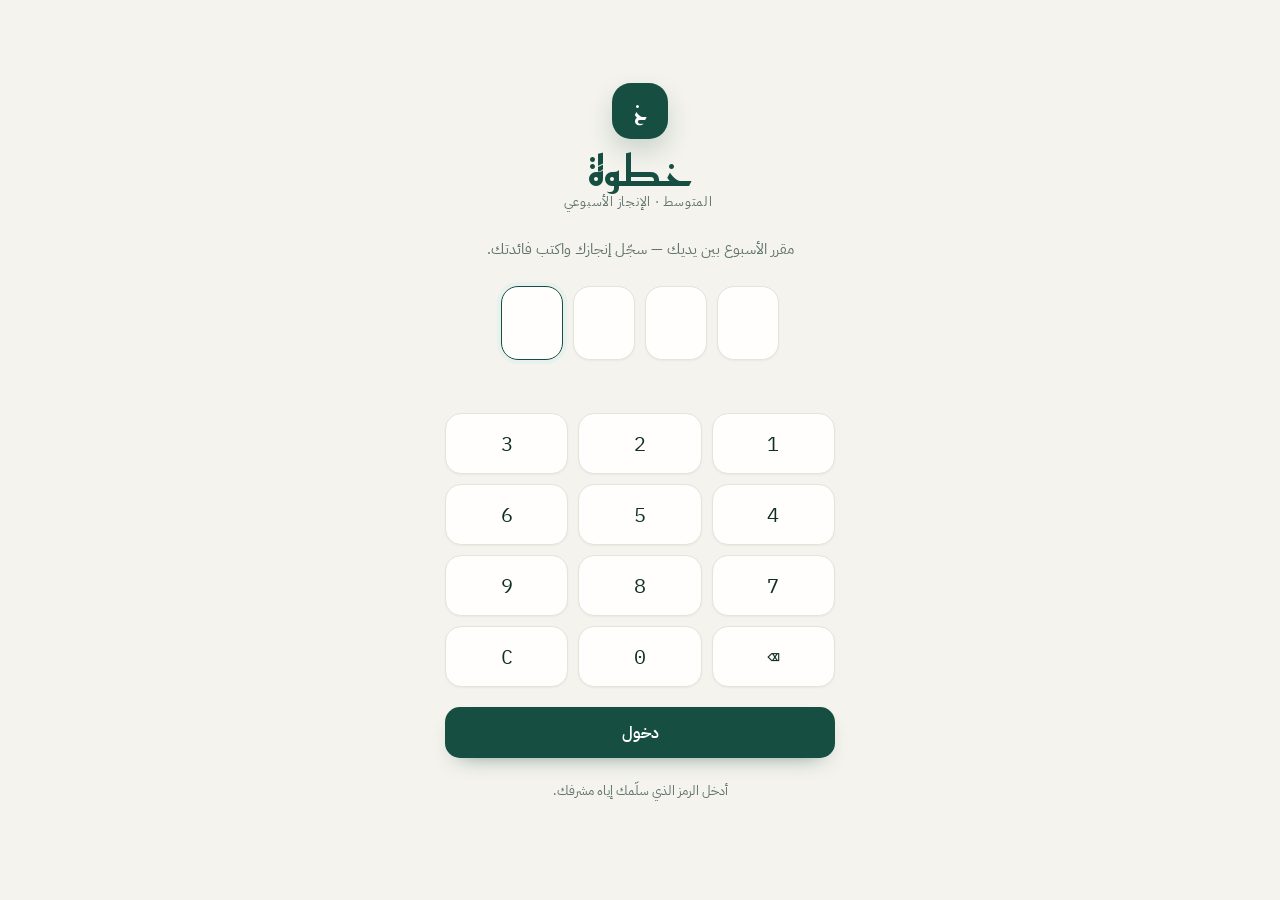
<file: index.html>
<!DOCTYPE html>
<html lang="ar" dir="rtl">
<head>
<meta charset="utf-8">
<meta name="viewport" content="width=device-width, initial-scale=1">
<title>خطوة · المتوسط — مقرر الأسبوع</title>
<link rel="preconnect" href="https://fonts.googleapis.com">
<link rel="preconnect" href="https://fonts.gstatic.com" crossorigin>
<link rel="preconnect" href="https://benqmepnybminxeyubqn.supabase.co" crossorigin>
<link href="https://fonts.googleapis.com/css2?family=IBM+Plex+Mono:wght@400;500;600&family=IBM+Plex+Sans+Arabic:wght@400;500;600;700&family=Reem+Kufi:wght@600&family=Zain:wght@400;700;800&display=swap" rel="stylesheet">
<style>
:root{
  --bg:#F4F3ED; --bg-soft:#FAF9F5; --surface:#FFFEFC; --card:#FFFEFC;
  --ink:#102F28; --ink2:#34544B; --muted:#71857E;
  --line:#E3E4DA; --line-strong:#D5D8CB;
  --teal:#164F42; --teal2:#27715E; --teal3:#6E9E8F; --teal-soft:#E8F1ED;
  --gold:#AF8A43; --gold-soft:#F5EEDC;
  --danger:#A95A52; --danger-soft:#F8ECEA;
  --brand:#164F42; --brand2:#27715E; --brand-soft:#E8F1ED;
  --amber:#AF8A43; --amber-soft:#F5EEDC; --rose:#A95A52; --green:#27715E;
  --g1:#164F42; --g2:#27715E; --g3:#AF8A43;
  --r:20px;
  --s1:0 1px 2px rgba(22,79,66,.05);
  --s2:0 3px 8px rgba(22,79,66,.06), 0 18px 40px -30px rgba(22,79,66,.45);
  --s3:0 30px 64px -34px rgba(22,79,66,.5);
  --e:cubic-bezier(.22,.9,.25,1); --sp:cubic-bezier(.2,1.1,.4,1);
}
*{box-sizing:border-box}
html,body{margin:0;padding:0}
body{background:var(--bg);color:var(--ink);font-family:"IBM Plex Sans Arabic","Segoe UI",Tahoma,sans-serif;
 font-size:15px;line-height:1.75;-webkit-font-smoothing:antialiased}
h1,h2,h3{font-family:"Zain",sans-serif;font-weight:800;line-height:1.25;margin:0}
h1{font-size:clamp(34px,7vw,52px)}
h2{font-size:clamp(21px,3vw,27px)}
h3{font-size:19px;font-weight:700}
.num{font-family:"IBM Plex Mono",monospace;font-variant-numeric:tabular-nums;direction:ltr;display:inline-block}
.eyebrow{font-size:11.5px;color:var(--muted);margin:0 0 5px}
button{font-family:inherit;font-size:inherit;cursor:pointer}
:focus-visible{outline:2.5px solid var(--amber);outline-offset:3px;border-radius:8px}
.wrap{max-width:1040px;margin:0 auto;padding:0 18px}
.spacer{flex:1}

/* ===== حركة ===== */
@keyframes rise{from{opacity:0;transform:translateY(18px) scale(.99)}to{opacity:1;transform:none}}
@keyframes fadein{from{opacity:0}to{opacity:1}}
@keyframes drop{from{opacity:0;transform:translateY(-100%)}to{opacity:1;transform:none}}
@keyframes grow{from{transform:scaleY(0)}to{transform:scaleY(1)}}
@keyframes popin{from{opacity:0;transform:translateY(22px) scale(.94)}to{opacity:1;transform:none}}
@keyframes shake{10%,90%{transform:translateX(-3px)}30%,70%{transform:translateX(6px)}50%{transform:translateX(-6px)}}
@keyframes drift{0%,100%{transform:translate(0,0) scale(1)}50%{transform:translate(4%,-3%) scale(1.09)}}
@keyframes sheen{from{background-position:220% 0}to{background-position:-120% 0}}
@keyframes rip{to{transform:translate(-50%,-50%) scale(9);opacity:0}}
@keyframes ringpulse{0%{transform:scale(.65);opacity:.5}100%{transform:scale(2);opacity:0}}
@keyframes draw{to{stroke-dashoffset:0}}
main.anim{animation:fadein .4s var(--e) both}
.anim .rv{opacity:0}
.anim .rv.in{animation:rise .6s var(--e) both;animation-delay:calc(var(--i,0)*55ms)}

/* ===== شريط علوي ===== */
.top{position:sticky;top:0;z-index:30;color:#F2F1EA;
 background:linear-gradient(112deg,#111A2E 0%,#164F42 55%,#20336B 100%);animation:drop .5s var(--e) both}
.top .wrap{display:flex;align-items:center;gap:13px;height:62px}
.brand{display:flex;align-items:center;gap:9px;font-family:"Zain",sans-serif;font-weight:900;font-size:23px}
.brand svg{width:26px;height:26px}
.who{font-size:12.5px;color:#9CB2A9;text-align:left;line-height:1.35}
.who b{display:block;color:#fff;font-weight:600;font-size:14px}
.ghost{background:rgba(255,255,255,.07);border:1px solid rgba(255,255,255,.16);color:#CFD9EC;
 padding:7px 14px;border-radius:999px;font-size:13px;transition:.25s var(--e)}
.ghost:hover{background:rgba(255,255,255,.16);color:#fff}

/* ===== تبويبات ===== */
.tabs{position:relative;display:flex;gap:2px;border-bottom:1px solid var(--line);margin:24px 0;overflow-x:auto;scrollbar-width:none}
.tabs::-webkit-scrollbar{display:none}
.tabs button{background:none;border:0;padding:11px 16px;color:var(--muted);font-size:15px;white-space:nowrap;transition:color .25s}
.tabs button[aria-selected="true"]{color:var(--ink);font-weight:600}
.tabs button:hover{color:var(--ink2)}
.tind{position:absolute;bottom:-1px;height:2.5px;background:var(--brand);border-radius:2px;
 transition:right .45s var(--sp),width .45s var(--sp)}

/* ===== بطاقات ===== */
.card{background:var(--surface);border:1px solid var(--line);border-radius:var(--r);padding:21px;box-shadow:var(--s1);
 transition:box-shadow .35s var(--e),transform .35s var(--e)}
.card:hover{box-shadow:var(--s2)}
.grid{display:grid;gap:14px}.g2{grid-template-columns:repeat(2,1fr)}
.sec{display:flex;align-items:center;justify-content:space-between;gap:12px;margin:28px 0 13px}
.chip{font-size:11.5px;color:var(--muted);border:1px solid var(--line);border-radius:999px;padding:3px 11px;white-space:nowrap}
.pill{display:inline-flex;align-items:center;gap:5px;border-radius:999px;padding:4px 11px;font-size:11.5px;font-weight:600;white-space:nowrap}
.pill.ok{background:#DFF3EE;color:var(--green)}
.pill.mid{background:var(--amber-soft);color:#8A5A10}
.pill.off{background:#FAE7EC;color:var(--rose)}
.dot{width:8px;height:8px;border-radius:50%;display:inline-block;flex:none}

/* ===== أزرار ===== */
.btn{position:relative;overflow:hidden;background:var(--brand);color:#fff;border:0;border-radius:13px;
 padding:14px 22px;font-size:15.5px;font-weight:600;width:100%;transition:.25s var(--e);
 box-shadow:0 12px 26px -14px var(--brand);font-family:"Zain",sans-serif}
.btn:hover{background:var(--brand2);transform:translateY(-2px)}
.btn:active{transform:scale(.985)}
.btn.sm{width:auto;padding:9px 17px;font-size:13.5px;border-radius:11px}
.btn.outline{background:transparent;color:var(--brand);border:1.5px solid #B9C5F3;box-shadow:none}
.btn.outline:hover{background:var(--brand-soft)}
.ripple{position:absolute;border-radius:50%;background:rgba(255,255,255,.35);
 transform:translate(-50%,-50%) scale(0);animation:rip .55s var(--e) forwards;pointer-events:none}
.qbtn{border:1px solid var(--line);background:var(--surface);border-radius:9px;min-width:30px;height:28px;
 color:var(--muted);font-size:13px;transition:.25s var(--e);padding:0 9px}
.qbtn:hover{border-color:var(--brand);color:var(--brand);transform:translateY(-2px)}
.qbtn.del:hover{border-color:var(--rose);color:var(--rose)}

/* ===== دخول ===== */
.login{position:relative;min-height:100vh;display:grid;place-items:center;padding:24px;overflow:hidden}
.blob{position:absolute;border-radius:50%;filter:blur(70px);opacity:.55;pointer-events:none;animation:drift 17s ease-in-out infinite}
.b1{width:440px;height:440px;background:#C3CFF7;top:-150px;right:-110px}
.b2{width:360px;height:360px;background:#F6DFBC;bottom:-120px;left:-90px;animation-delay:-6s}
.lcard{position:relative;width:100%;max-width:390px;text-align:center}
.lcard>*{animation:rise .7s var(--e) both}
.lcard>*:nth-child(1){animation-delay:.05s}.lcard>*:nth-child(2){animation-delay:.13s}
.lcard>*:nth-child(3){animation-delay:.2s}.lcard>*:nth-child(4){animation-delay:.27s}
.lcard>*:nth-child(5){animation-delay:.34s}.lcard>*:nth-child(6){animation-delay:.4s}
.lcard>*:nth-child(7){animation-delay:.46s}
.logo{width:72px;height:72px;margin:0 auto;display:block}
.logo path,.logo circle{animation:popin .6s var(--sp) both}
.logo path:nth-child(2){animation-delay:.16s}.logo circle{animation-delay:.3s}
.login h1{margin:12px 0 0}
.brandsub{font-family:"Zain",sans-serif;font-weight:600;font-size:15px;color:var(--brand);
 letter-spacing:.32em;margin:0 0 12px;padding-right:.32em}
.bwrap{display:flex;flex-direction:column;line-height:1}
.bwrap em{font-style:normal;font-family:"IBM Plex Sans Arabic";font-size:10.5px;font-weight:400;
 color:#9CB2A9;letter-spacing:.3em;margin-top:2px;padding-right:.3em}
/* الفوائد */
.bens{display:grid;grid-template-columns:repeat(auto-fill,minmax(290px,1fr));gap:13px}
.ben{position:relative;overflow:hidden;background:var(--surface);border:1px solid var(--line);
 border-radius:var(--r);padding:19px 19px 15px;box-shadow:var(--s1);
 transition:transform .42s var(--sp),box-shadow .42s var(--e),border-color .3s}
.ben:hover{transform:translateY(-4px);box-shadow:var(--s2)}
.ben::before{content:"";position:absolute;inset:0 auto 0 0;width:3px;background:var(--gc);
 transform:scaleY(.35);transform-origin:center;transition:transform .45s var(--sp)}
.ben:hover::before{transform:scaleY(1)}
.quote{position:absolute;top:-16px;left:14px;font-family:"Zain",sans-serif;font-size:76px;font-weight:900;
 color:var(--gc);opacity:.1;pointer-events:none;line-height:1}
.rv.in .quote{animation:popin .6s var(--sp) both;animation-delay:.15s}
.btxt{margin:0;font-size:14.5px;line-height:2;color:var(--ink)}
.bfoot{display:flex;align-items:center;justify-content:space-between;gap:10px;margin-top:14px;
 padding-top:12px;border-top:1px solid var(--line)}
.bmeta{display:flex;align-items:center;gap:9px;min-width:0}
.bn{min-width:0}
.bn b{display:block;font-size:13.5px;font-weight:600;white-space:nowrap;overflow:hidden;text-overflow:ellipsis}
.bn span{font-size:11.5px;color:var(--muted)}
.bact{display:flex;align-items:center;gap:7px;flex:none}
.star{border:0;background:transparent;font-size:21px;line-height:1;color:#C3CBD9;padding:2px 4px;
 transition:.3s var(--sp)}
.star:hover{color:var(--amber);transform:scale(1.25) rotate(12deg)}
.star.on{color:var(--amber);animation:starpop .5s var(--sp)}
@keyframes starpop{0%{transform:scale(1)}40%{transform:scale(1.5) rotate(18deg)}100%{transform:scale(1)}}
.ben.picked{border-color:#EBD5A8;background:linear-gradient(150deg,#FDF7EA,var(--surface) 62%)}
.ben.picked::before{background:var(--amber);transform:scaleY(1)}
.ribbon{position:absolute;top:12px;left:12px;background:var(--amber);color:#fff;font-size:10.5px;
 font-weight:700;border-radius:999px;padding:3px 11px;animation:popin .5s var(--sp)}
.ben.big{padding:26px 24px 18px}
.ben.big .btxt{font-size:16.5px;line-height:2.1;font-family:"Zain",sans-serif;font-weight:400}
.ben.big .quote{font-size:110px;top:-26px}
.pickbar{display:flex;align-items:center;gap:14px;border-radius:16px;padding:14px 17px;margin-bottom:15px;
 background:linear-gradient(120deg,#FBF0DC,var(--surface) 70%);border:1.5px solid #EFDCB6}
.pickbar .si{width:42px;height:42px;border-radius:13px;background:#fff;display:grid;place-items:center;
 font-size:19px;color:var(--amber);flex:none;box-shadow:var(--s1)}
.pickbar b{font-family:"Zain",sans-serif;font-size:15px;font-weight:700;display:block}
.pickbar p{margin:2px 0 0;font-size:12.5px;color:var(--muted);line-height:1.7}
.bhint{display:flex;justify-content:space-between;gap:8px;flex-wrap:wrap;font-size:11.5px;
 color:var(--muted);margin-top:7px}
.logben{margin:9px 0 0;font-size:13px;line-height:1.9;color:var(--muted);
 padding-right:12px;border-right:2px solid var(--line);display:flex;gap:8px;align-items:baseline}

.login .sub{color:var(--muted);margin:0 0 24px;font-size:14.5px}
.codes{display:flex;gap:10px;justify-content:center;direction:ltr}
.dg{width:60px;height:70px;border:1.5px solid var(--line);border-radius:15px;background:var(--surface);
 display:grid;place-items:center;font-family:"IBM Plex Mono",monospace;font-size:30px;font-weight:600;
 transition:.3s var(--sp);box-shadow:var(--s1)}
.dg.f{border-color:var(--brand);color:var(--brand);transform:translateY(-3px);box-shadow:0 9px 20px -10px var(--brand)}
.dg.a{border-color:var(--brand);box-shadow:0 0 0 4px var(--brand-soft)}
.dg span{animation:popin .3s var(--sp)}
.codes.bad{animation:shake .45s}
.pad{display:grid;grid-template-columns:repeat(3,1fr);gap:10px;margin:20px 0}
.pad button{position:relative;overflow:hidden;background:var(--surface);border:1px solid var(--line);border-radius:14px;
 padding:15px 0;font-family:"IBM Plex Mono",monospace;font-size:20px;color:var(--ink);transition:.22s var(--e);box-shadow:var(--s1)}
.pad button:hover{background:var(--brand-soft);border-color:#B9C5F3;transform:translateY(-2px)}
.pad button:active{transform:scale(.94)}
.err{color:var(--rose);font-size:13.5px;min-height:22px;margin-top:11px}
.hint{margin-top:20px;font-size:12.5px;color:var(--muted);line-height:2.1}
.hint code{font-family:"IBM Plex Mono",monospace;background:var(--brand-soft);color:var(--brand);
 padding:3px 8px;border-radius:7px;cursor:pointer;transition:.2s}
.hint code:hover{background:var(--brand);color:#fff}
.leaving{animation:fadeout .45s var(--e) forwards}
@keyframes fadeout{to{opacity:0;transform:translateY(-14px) scale(.97)}}

/* ===== لوحة أسبوعية ===== */
.hero{position:relative;overflow:hidden;border-radius:22px;padding:24px 26px;color:#F2F1EA;
 background:linear-gradient(118deg,#111A2E 0%,#1C2B4E 56%,#233A79 100%);box-shadow:0 26px 50px -32px rgba(17,26,46,.85)}
.hero::before{content:"";position:absolute;width:420px;height:420px;border-radius:50%;top:-200px;left:-80px;
 background:radial-gradient(circle,rgba(224,138,30,.35),transparent 62%);animation:drift 16s ease-in-out infinite;pointer-events:none}
.hero::after{content:"";position:absolute;width:360px;height:360px;border-radius:50%;bottom:-190px;right:-70px;
 background:radial-gradient(circle,rgba(71,99,240,.5),transparent 62%);animation:drift 21s ease-in-out -7s infinite;pointer-events:none}
.hero>*{position:relative;z-index:1}
.hlab{font-size:12.5px;color:#9CB2A9;margin:0 0 3px}
.hero h2{color:#fff}
.htop{display:flex;justify-content:space-between;align-items:flex-start;gap:16px;flex-wrap:wrap}
.hst{display:flex;gap:24px;flex-wrap:wrap}
.hst .hv{font-family:"IBM Plex Mono",monospace;font-size:31px;font-weight:600;color:#fff;line-height:1.15}
.hst .hv small{font-family:"IBM Plex Sans Arabic";font-size:12px;color:#9CB2A9;font-weight:400}
.hst .hk{font-size:11.5px;color:#9CB2A9}
.hv.am{color:#F3B košt}
.hv.am{color:#D9B872}.hv.gr{color:#95C6B5}

/* مسار الأسبوع */
.track{display:grid;grid-template-columns:repeat(7,1fr);gap:7px;margin-top:18px}
.day{position:relative;border-radius:12px;background:rgba(255,255,255,.09);padding:9px 4px 8px;text-align:center;
 transition:transform .3s var(--sp);cursor:pointer}
.day:hover{transform:translateY(-3px)}
.day.today{box-shadow:0 0 0 2px #D9B872}
.day .dn{font-size:10.5px;color:#9CB2A9}
.day .dv{font-family:"IBM Plex Mono",monospace;font-size:13px;color:#fff;font-weight:600;margin-top:3px}
.day .fill{height:4px;border-radius:99px;background:rgba(255,255,255,.16);margin-top:7px;overflow:hidden}
.day .fill i{display:block;height:100%;width:0;background:#95C6B5;border-radius:99px;transition:width .9s var(--e)}
.day.miss .dv{color:#7E948B}

/* مقرر الأسبوع */
.wc{position:relative;overflow:hidden;display:flex;gap:17px;background:var(--surface);border:1px solid var(--line);
 border-radius:var(--r);padding:19px;box-shadow:var(--s1);transition:transform .42s var(--sp),box-shadow .42s var(--e)}
.wc:hover{transform:translateY(-4px);box-shadow:var(--s2)}
.wc::after{content:"";position:absolute;inset:0;background:radial-gradient(85% 70% at 100% 0,var(--c),transparent 62%);opacity:.06;pointer-events:none}
.cov{width:88px;flex:none}
.cov svg{width:88px;height:118px;display:block;filter:drop-shadow(0 12px 20px rgba(17,26,46,.2))}
.cov .fb{transition:height 1.1s var(--e),y 1.1s var(--e)}
.wcb{flex:1;min-width:0;display:flex;flex-direction:column}
.kick{display:flex;align-items:center;gap:6px;font-size:11.5px;color:var(--c);font-weight:700}
.wcb h3{margin:5px 0 1px;font-size:20px}
.wcb .by{color:var(--muted);font-size:12.5px;margin:0}
.note{margin:8px 0 0;font-size:12px;line-height:1.75;color:var(--muted);cursor:pointer;
 display:-webkit-box;-webkit-box-orient:vertical;-webkit-line-clamp:2;overflow:hidden}
.note.open{-webkit-line-clamp:99;display:block}
.golink{display:inline-flex;align-items:center;gap:9px;margin-top:11px;text-decoration:none;
 background:linear-gradient(120deg,var(--brand-soft),#F4F6FE);border:1.5px solid #C9D4F8;color:var(--brand);
 border-radius:12px;padding:9px 14px;font-size:13.5px;font-weight:600;font-family:"Zain",sans-serif;
 transition:.3s var(--e);align-self:flex-start}
.golink:hover{background:var(--brand);color:#fff;border-color:var(--brand);transform:translateY(-2px);
 box-shadow:0 12px 24px -14px var(--brand)}
.golink .pl{width:24px;height:24px;border-radius:8px;background:var(--brand);display:grid;place-items:center;
 flex:none;transition:.3s var(--e)}
.golink .pl svg{width:13px;height:13px;fill:#fff}
.golink:hover .pl{background:rgba(255,255,255,.22);transform:scale(1.08)}
.golink .arw{font-size:12px;transition:transform .3s var(--sp)}
.golink:hover .arw{transform:translate(-3px,-3px)}
.golink.sm{margin:12px 0 0;padding:8px 12px;font-size:13px;width:100%;justify-content:center}
.nolink{margin:11px 0 0;font-size:12px;color:var(--rose)}
.prog{margin-top:auto;padding-top:14px}
.prow{display:flex;justify-content:space-between;align-items:baseline;font-size:12.5px;color:var(--muted);margin-bottom:7px}
.prow b{font-family:"IBM Plex Mono",monospace;font-size:20px;color:var(--c)}
.bar{height:9px;background:#E7EBF2;border-radius:99px;overflow:hidden}
.bar i{display:block;height:100%;width:0;border-radius:99px;background:var(--brand);transition:width 1s var(--e)}

/* اقتراح اليوم */
.sug{display:flex;align-items:center;gap:14px;border-radius:16px;padding:15px 17px;margin-top:14px;
 background:linear-gradient(120deg,var(--brand-soft),var(--surface) 70%);border:1.5px solid #C9D4F8}
.sug.late{background:linear-gradient(120deg,#FBEDD9,var(--surface) 70%);border-color:#EFD9B4}
.sug.done{background:linear-gradient(120deg,#DFF3EE,var(--surface) 70%);border-color:#B6E2D6}
.sug .si{width:44px;height:44px;border-radius:14px;background:#fff;display:grid;place-items:center;font-size:20px;flex:none;box-shadow:var(--s1)}
.sug b{font-family:"Zain",sans-serif;font-size:15.5px;font-weight:700;display:block}
.sug p{margin:2px 0 0;font-size:12.5px;color:var(--muted);line-height:1.7}

/* حلقة */
.ringbox{position:relative;width:150px;height:150px;flex:none}
.ring{width:150px;height:150px;transform:rotate(-90deg)}
.ring circle{fill:none;stroke-linecap:round}
.ring .tr{stroke:#E7EBF2}
.ring .arc{transition:stroke-dashoffset 1.2s var(--e)}
.rmid{position:absolute;inset:0;display:grid;place-content:center;text-align:center}
.rmid b{font-family:"IBM Plex Mono",monospace;font-size:31px;font-weight:600;line-height:1}
.rmid span{font-size:11px;color:var(--muted)}
.pulse{position:absolute;inset:0;border-radius:50%;border:2px solid var(--green);animation:ringpulse 2.6s var(--e) infinite;pointer-events:none}

/* تسجيلات اليوم */
.tlog{margin-top:16px;border:1px solid var(--line);border-radius:14px;overflow:hidden}
.tlh{display:flex;justify-content:space-between;align-items:baseline;gap:8px;flex-wrap:wrap;padding:11px 14px;
 background:#F6F8FC;font-size:13px;font-weight:600;border-bottom:1px solid var(--line)}
.tlh span{font-size:11px;font-weight:400;color:var(--muted)}
.tent{display:flex;align-items:center;gap:9px;padding:10px 14px;border-bottom:1px solid #F0F3F8;font-size:13.5px}
.tent:last-child{border-bottom:0}
.tent .nm{flex:1;min-width:0;white-space:nowrap;overflow:hidden;text-overflow:ellipsis}
.tent .vv{color:var(--muted);font-size:12.5px}

/* مصفوفة */
.mwrap{overflow-x:auto;padding-bottom:6px}
.matrix{min-width:560px;display:grid;grid-template-columns:150px repeat(7,1fr);gap:5px;align-items:center}
.mh{font-size:10.5px;color:var(--muted);text-align:center;padding-bottom:5px}
.mh.now{color:var(--amber);font-weight:700}
.mn{display:flex;align-items:center;gap:8px;font-size:13px;min-width:0}
.mn .av{width:26px;height:26px;border-radius:9px;flex:none;display:grid;place-items:center;color:#fff;
 font-family:"Zain",sans-serif;font-weight:800;font-size:12.5px;background:linear-gradient(145deg,var(--gc),#164F42)}
.mn span{white-space:nowrap;overflow:hidden;text-overflow:ellipsis;flex:1}
.mc{width:100%;aspect-ratio:1;max-height:30px;border-radius:7px;background:#E7EBF2;cursor:pointer;
 transition:transform .22s var(--sp)}
.mc:hover{transform:scale(1.35);z-index:3;position:relative;box-shadow:0 5px 14px -4px rgba(17,26,46,.45)}
.mc.today{box-shadow:0 0 0 2px var(--amber)}
.rv.in .mc{animation:fadein .45s both;animation-delay:calc(var(--r)*45ms + var(--k)*20ms + 150ms)}
.cellinfo{margin-top:12px;font-size:12.5px;color:var(--muted);background:#F6F8FC;border:1px solid var(--line);
 border-radius:11px;padding:10px 14px;min-height:40px;display:flex;align-items:center;transition:.3s var(--e)}
.cellinfo.lit{animation:popin .3s var(--sp);color:var(--ink);border-color:#C9D4F8;background:var(--brand-soft)}

/* بطاقات الطلاب */
.scards{display:grid;grid-template-columns:repeat(auto-fill,minmax(268px,1fr));gap:13px}
.scard{position:relative;overflow:hidden;text-align:right;width:100%;background:var(--surface);border:1px solid var(--line);
 border-radius:var(--r);padding:17px;box-shadow:var(--s1);transition:transform .4s var(--sp),box-shadow .4s var(--e)}
.scard::after{content:"";position:absolute;inset:0 auto 0 0;width:3px;background:var(--gc);transform:scaleY(0);
 transform-origin:bottom;transition:transform .45s var(--sp)}
.scard:hover{transform:translateY(-5px);box-shadow:var(--s2)}
.scard:hover::after{transform:scaleY(1)}
.shead{display:flex;align-items:center;gap:11px}
.avatar{width:44px;height:44px;border-radius:14px;flex:none;display:grid;place-items:center;color:#fff;
 font-family:"Zain",sans-serif;font-weight:800;font-size:19px;background:linear-gradient(145deg,var(--gc),#164F42);
 transition:.4s var(--sp)}
.scard:hover .avatar{transform:rotate(-5deg) scale(1.06)}
.nmx{flex:1;min-width:0}
.nmx b{display:block;font-size:15px;font-weight:600;white-space:nowrap;overflow:hidden;text-overflow:ellipsis}
.nmx span{font-size:12px;color:var(--muted)}
.rw{position:relative;width:46px;height:46px;flex:none}
.rlet{width:46px;height:46px;transform:rotate(-90deg)}
.rlet circle{fill:none;stroke-width:5;stroke-linecap:round}
.rlet .t{stroke:#E7EBF2}
.rlet .a{transition:stroke-dashoffset 1.1s var(--e)}
.rw b{position:absolute;inset:0;display:grid;place-content:center;font-family:"IBM Plex Mono",monospace;
 font-size:11.5px;font-weight:600;color:var(--gc)}
.mini{width:100%;height:44px;display:block;margin-top:13px}
.mini rect{transform-box:fill-box;transform-origin:bottom}
.rv.in .mini rect{animation:grow .55s var(--sp) both;animation-delay:calc(var(--j)*55ms + 250ms)}
.sfoot{display:flex;justify-content:space-between;align-items:center;gap:8px;margin-top:11px;padding-top:11px;
 border-top:1px solid var(--line);font-size:12.5px;color:var(--muted)}

/* مؤشرات */
.stats{display:grid;grid-template-columns:repeat(auto-fit,minmax(155px,1fr));gap:12px;margin-bottom:18px}
.stat{position:relative;overflow:hidden;background:var(--surface);border:1px solid var(--line);border-radius:15px;
 padding:15px 17px;box-shadow:var(--s1);transition:.35s var(--e)}
.stat:hover{transform:translateY(-2px);box-shadow:var(--s2)}
.stat::after{content:"";position:absolute;inset:auto 0 0 0;height:3px;background:var(--sc,var(--brand));
 transform:scaleX(0);transform-origin:right}
.stat.rv.in::after{animation:barin .9s var(--e) forwards;animation-delay:calc(var(--i)*90ms + 260ms)}
@keyframes barin{to{transform:scaleX(1)}}
.stat .lab{font-size:12px;color:var(--muted)}
.stat .val{font-family:"IBM Plex Mono",monospace;font-size:30px;font-weight:600;line-height:1.3;color:var(--sc,var(--ink))}
.stat .val small{font-family:"IBM Plex Sans Arabic";font-size:12.5px;color:var(--muted);font-weight:400}

/* جدول المتصدرين */
table{width:100%;border-collapse:collapse;font-size:14px}
th{text-align:right;font-weight:600;font-size:12px;color:var(--muted);padding:0 10px 11px;border-bottom:1px solid var(--line)}
td{padding:11px 10px;border-bottom:1px solid var(--line)}
tr:last-child td{border-bottom:0}
tbody tr{transition:background .25s}
tbody tr:hover{background:#F7F9FC}
.rank{font-family:"IBM Plex Mono",monospace;color:var(--muted);width:36px;font-size:15px}
.rank.top{color:var(--amber);font-weight:700;font-size:17px}
.me-row{background:linear-gradient(90deg,var(--brand-soft),transparent 70%)!important}
.filters{display:flex;gap:8px;flex-wrap:wrap;margin-bottom:14px}
.filter{border:1px solid var(--line);background:var(--surface);color:var(--muted);border-radius:999px;
 padding:7px 16px;font-size:13px;transition:.28s var(--e);position:relative;overflow:hidden}
.filter:hover{border-color:var(--brand);color:var(--brand)}
.filter[aria-pressed="true"]{background:var(--ink);border-color:var(--ink);color:#fff}

/* نوافذ */
.ov{position:fixed;inset:0;background:rgba(17,26,46,.45);backdrop-filter:blur(3px);display:flex;
 align-items:flex-start;justify-content:center;padding:18px;z-index:50;overflow-y:auto;
 overscroll-behavior:contain;-webkit-overflow-scrolling:touch;animation:fadein .28s}
.modal{position:relative;background:var(--surface);border-radius:20px;width:100%;max-width:430px;padding:24px 24px 0;
 margin:auto;box-shadow:var(--s3);animation:popin .48s var(--sp);max-height:calc(100dvh - 36px);
 overflow-y:auto;overscroll-behavior:contain;scrollbar-width:thin}
.modal::-webkit-scrollbar{width:6px}.modal::-webkit-scrollbar-thumb{background:#CBD3E0;border-radius:99px}
.modal h3{margin:0 0 3px;font-size:23px;position:sticky;top:-24px;background:var(--surface);padding:4px 0 2px;z-index:2}
.modal .sub{color:var(--muted);font-size:13px;margin:0 0 4px}
label{display:block;font-size:13px;color:var(--muted);margin:15px 0 6px}
input[type=text],input[type=number],select,textarea{width:100%;padding:12px 14px;border:1.5px solid var(--line);
 border-radius:12px;font-family:inherit;font-size:15px;background:var(--surface);color:var(--ink);transition:.25s}
textarea{resize:vertical;line-height:1.8}
input:focus,select:focus,textarea:focus{border-color:var(--brand);outline:none;box-shadow:0 0 0 4px var(--brand-soft)}
.row{display:flex;gap:10px;margin-top:22px;position:sticky;bottom:0;z-index:2;background:var(--surface);padding:14px 0 20px}
.row::before{content:"";position:absolute;inset:auto 0 100% 0;height:22px;pointer-events:none;
 background:linear-gradient(transparent,var(--surface))}
.row .btn{flex:1}
.segv{display:flex;flex-direction:column;gap:7px}
.segv button{text-align:right;border:1.5px solid var(--line);background:var(--surface);border-radius:12px;padding:11px 14px;transition:.28s var(--e)}
.segv button b{display:block;font-size:14px;font-weight:600;color:var(--ink)}
.segv button span{font-size:11.5px;color:var(--muted)}
.segv button:hover{border-color:#B9C5F3;transform:translateX(-3px)}
.segv button[aria-pressed="true"]{border-color:var(--brand);background:var(--brand-soft)}
.segv button[aria-pressed="true"] b{color:var(--brand)}
.empty{text-align:center;color:var(--muted);padding:34px 12px;font-size:14px}
.back{background:none;border:0;color:var(--muted);padding:0;font-size:13.5px;margin-bottom:12px;transition:.25s}
.back:hover{color:var(--ink);transform:translateX(-3px)}
.toast{position:fixed;bottom:24px;right:50%;transform:translateX(50%);background:var(--ink);color:#fff;
 padding:12px 22px;border-radius:999px;font-size:14px;z-index:60;box-shadow:var(--s3);animation:tin .5s var(--sp)}
@keyframes tin{from{opacity:0;transform:translate(50%,26px)}to{opacity:1;transform:translate(50%,0)}}
.alert{display:flex;align-items:center;gap:11px;background:#FCF1F4;border:1px solid #F1D6DE;color:#7E2140;
 border-radius:15px;padding:13px 16px;margin-bottom:15px;font-size:13.5px}
.alert svg{width:19px;height:19px;fill:none;stroke:var(--rose);stroke-width:1.8;flex:none}
.gcards{display:grid;grid-template-columns:repeat(auto-fill,minmax(290px,1fr));gap:13px}
@media(max-width:760px){.g2{grid-template-columns:1fr}.wc{flex-direction:column}.cov,.cov svg{width:74px}
 .ringbox,.ring{width:120px;height:120px}.matrix{min-width:520px}}
@media(prefers-reduced-motion:reduce){*{animation:none!important;transition-duration:.01ms!important}}

/* ════════ هوية «خطوة» ════════ */
body{background:var(--bg)}
h1,h2,h3{font-family:"Zain",sans-serif}
.card,.wc,.ben,.scard,.stat,.sug,.pickbar,.tlog,.modal,.dg,.pad button,.filter,.qbtn{background:var(--card)}
.card,.wc,.ben,.scard{border-color:var(--line)}
.wordmark{font-family:"Zain",sans-serif;font-size:44px;font-weight:800;line-height:1;color:var(--teal);margin:14px 0 0}
.brandsub{margin:-2px 0 22px;color:var(--muted);font-family:"IBM Plex Sans Arabic",sans-serif;
 font-size:12.5px;font-weight:400;letter-spacing:0}
.brand-mark{width:52px;height:52px;border-radius:18px;display:grid;place-items:center;margin:0 auto;
 background:var(--teal);color:#fff;font-family:"Reem Kufi",sans-serif;font-size:23px;font-weight:600;
 box-shadow:0 12px 24px rgba(22,79,66,.18)}
.brand-mark.sm{width:34px;height:34px;border-radius:12px;font-size:16px;margin:0;
 background:rgba(255,255,255,.14);box-shadow:none}
.bwrap em{color:#9CB2A9}
/* الشريط والعناصر البطولية */
.top{background:linear-gradient(138deg,#103C32 0%,#175548 62%,#216859 100%)}
.hero{background:linear-gradient(138deg,#103C32 0%,#175548 62%,#216859 100%);
 box-shadow:0 24px 48px -34px rgba(16,60,50,.75)}
.hero::before,.hero::after{display:none}      /* لا حركة مستمرة */
.blob,.pulse{display:none!important}
.hst .hv.am{color:#D9B872}.hst .hv.gr{color:#95C6B5}
/* أزرار */
.btn{background:var(--teal);box-shadow:0 10px 22px -14px rgba(22,79,66,.7);border-radius:14px;
 font-family:"Zain",sans-serif;font-weight:700;min-height:48px}
.btn:hover{background:var(--teal2);transform:none;box-shadow:0 12px 26px -14px rgba(22,79,66,.75)}
.btn:active{transform:scale(.99)}
.btn.sm{min-height:40px}
.btn.outline{color:var(--teal);border-color:var(--line-strong);background:transparent}
.btn.outline:hover{background:var(--teal-soft);border-color:var(--teal3)}
.filter[aria-pressed="true"]{background:var(--teal);border-color:var(--teal)}
.filter:hover{border-color:var(--teal3);color:var(--teal)}
.qbtn:hover{border-color:var(--teal3);color:var(--teal)}
.qbtn.del:hover{border-color:var(--danger);color:var(--danger)}
.tind{background:var(--teal)}
.dg.f{border-color:var(--teal);color:var(--teal);box-shadow:0 8px 18px -12px rgba(22,79,66,.6)}
.dg.a{border-color:var(--teal);box-shadow:0 0 0 4px var(--teal-soft)}
.pad button:hover{background:var(--teal-soft);border-color:var(--teal3)}
.hint code{background:var(--teal-soft);color:var(--teal)}
.hint code:hover{background:var(--teal);color:#fff}
/* بيانات */
.bar i{background:var(--teal)}
.bar{background:#EAEAE2}
.stat::after{background:var(--sc,var(--teal))}
.rank.top{color:var(--gold)}
.me-row{background:linear-gradient(90deg,var(--teal-soft),transparent 70%)!important}
.pill.ok{background:var(--teal-soft);color:var(--teal)}
.pill.mid{background:var(--gold-soft);color:#8A6A28}
.pill.off{background:var(--danger-soft);color:var(--danger)}
.alert{background:var(--danger-soft);border-color:#EEDAD6;color:#7C3A33}
.alert svg{stroke:var(--danger)}
.sug{background:linear-gradient(120deg,var(--teal-soft),var(--card) 72%);border-color:#CFE0D8}
.sug.late{background:linear-gradient(120deg,var(--gold-soft),var(--card) 72%);border-color:#E8DCBE}
.sug.done{background:linear-gradient(120deg,#E4F0EA,var(--card) 72%);border-color:#C3DBD0}
.golink{background:var(--teal-soft);border-color:#CFE0D8;color:var(--teal)}
.golink:hover{background:var(--teal);color:#fff;border-color:var(--teal);box-shadow:0 10px 22px -14px rgba(22,79,66,.7)}
.golink .pl{background:var(--teal)}
.golink:hover .pl{background:rgba(255,255,255,.2)}
.nolink{color:var(--danger)}
/* الفوائد */
.star:hover,.star.on{color:var(--gold)}
.ben.picked{border-color:#E6D6AF;background:linear-gradient(150deg,var(--gold-soft),var(--card) 62%)}
.ben.picked::before{background:var(--gold)}
.ribbon{background:var(--gold)}
.pickbar{background:linear-gradient(120deg,var(--gold-soft),var(--card) 72%);border-color:#E8DCBE}
.pickbar .si{color:var(--gold)}
.quote{opacity:.09}
.cellinfo.lit{background:var(--teal-soft);border-color:#CFE0D8}
.avatar,.mn .av{background:var(--gc,var(--teal))}
/* حركة هادئة: عند الظهور والضغط فقط */
.anim .rv.in{animation-duration:.42s}
.day:hover,.ben:hover,.scard:hover,.wc:hover{transform:translateY(-2px)}
.star:hover{transform:scale(1.12)}
.golink:hover{transform:none}
.golink:hover .arw{transform:translate(-2px,-2px)}
@media(max-width:760px){
 .btn{min-height:50px}
 /* الجداول تتحول لبطاقات */
 .board table,.board thead,.board tbody,.board tr,.board td{display:block;width:100%}
 .board thead{display:none}
 .board table{min-width:0!important}
 .board tr{border:1px solid var(--line);border-radius:16px;padding:13px 15px;margin-bottom:11px;
  background:var(--card);box-shadow:var(--s1);position:relative}
 .board td{border:0;padding:5px 0;display:flex;align-items:center;justify-content:space-between;gap:10px}
 .board td::before{content:attr(data-l);color:var(--muted);font-size:12px}
 .board td.tdname{font-family:"Zain",sans-serif;font-weight:700;font-size:17px;padding-top:0}
 .board td.rank{position:absolute;left:15px;top:13px;padding:0;width:auto}
 .board td.rank::before{content:"#";margin-left:2px}
}

/* ════════ صقل بصري ════════ */
:root{--sp1:8px;--sp2:14px;--sp3:22px;--sp4:32px}
body{font-size:15.5px;line-height:1.8;letter-spacing:0}
h1{letter-spacing:-.01em}
h2{font-size:clamp(22px,3vw,28px);letter-spacing:-.005em}
.eyebrow{font-size:11px;font-weight:500;text-transform:none;opacity:.9}

/* عنوان القسم بخط ذهبي رفيع */
.sec h2{position:relative;padding-right:15px}
.sec h2::before{content:"";position:absolute;right:0;top:50%;transform:translateY(-50%);
 width:4px;height:20px;border-radius:4px;background:var(--gold);opacity:.85}

/* بطاقات أنعم وأعمق */
.card,.wc,.ben,.scard,.shcard{border-radius:22px}
.card{padding:23px}
.card:hover,.ben:hover,.scard:hover,.wc:hover{box-shadow:0 4px 10px rgba(22,79,66,.05),0 22px 44px -32px rgba(22,79,66,.5)}
.stat{border-radius:18px}
.stat .val{font-size:32px;letter-spacing:-.02em}
.stat .lab{font-size:11.5px}

/* اللوحة البطولية: خط ذهبي فاصل وتنفّس أوسع */
.hero{padding:28px 28px 24px;border-radius:26px}
.hero h2{font-size:clamp(23px,3.4vw,31px);margin-top:2px}
.hlab{letter-spacing:.02em}
.hst{gap:28px;margin-top:4px}
.hst .hv{font-size:33px;letter-spacing:-.02em}
.hero .track{margin-top:20px;padding-top:18px;border-top:1px solid rgba(217,184,114,.22)}

/* أيام الأسبوع */
.day{border-radius:14px;padding:11px 4px 10px;background:rgba(255,255,255,.07);
 border:1px solid rgba(255,255,255,.07)}
.day:hover{background:rgba(255,255,255,.13)}
.day.today{border-color:#D9B872;background:rgba(217,184,114,.14);box-shadow:none}
.day.full .dv{color:#A9D6C4}
.day .chk{font-size:15px}
.day .dn{letter-spacing:.02em;font-size:10px}
.day .dv{font-size:14px;margin-top:4px}
.day .fill i{background:#A9D6C4}
.day.today .fill i{background:#D9B872}

/* تبويبات: أوضح وألمس */
.tabs{gap:4px;margin:26px 0 24px}
.tabs button{padding:12px 15px;border-radius:12px 12px 0 0}
.tabs button[aria-selected="true"]{background:linear-gradient(var(--teal-soft),transparent)}
.tind{height:3px;border-radius:3px}

/* أزرار: ضغطة محسوسة */
.btn{border-radius:15px;letter-spacing:0}
.btn:active{transform:scale(.985)}
.btn.sm{border-radius:12px}
.filter{border-radius:999px;padding:8px 17px}
.filter[aria-pressed="true"]{box-shadow:0 8px 18px -12px rgba(22,79,66,.8)}

/* الحلقة */
.ring .tr{stroke:#EAEAE2}
.rmid b{letter-spacing:-.02em}

/* مقرر الأسبوع: غلاف بحافة كتاب */
.cov svg{filter:drop-shadow(0 14px 22px rgba(16,47,40,.22))}
.wcb h3{font-size:21px;line-height:1.35}
.prow b{font-size:22px;letter-spacing:-.02em}
.bar{height:10px;border-radius:99px}

/* اقتراح اليوم */
.sug{border-radius:18px;padding:16px 18px;gap:15px}
.sug .si{width:46px;height:46px;border-radius:15px;font-size:21px}
.sug b{font-size:16px}

/* المتصدرون: ميداليات */
.rank.m1{color:#AF8A43}
.rank.m2{color:#8C9A93}
.rank.m3{color:#A9805A}
.rank.top::after{content:"";display:inline-block;width:6px;height:6px;border-radius:50%;
 background:currentColor;margin-right:5px;vertical-align:middle;opacity:.55}
tbody tr:hover{background:var(--teal-soft)}
td,th{padding-block:13px}

/* الفوائد */
.ben{padding:22px 21px 17px}
.btxt{font-size:15px;line-height:2.05}
.ben.big .btxt{font-size:17.5px}
.quote{font-size:84px;top:-18px;opacity:.1}

/* حالات فارغة */
.empty{padding:40px 18px}
.eart{width:38px;height:38px;stroke:var(--teal3);fill:none;stroke-width:1.5;
 stroke-linecap:round;stroke-linejoin:round;margin:0 auto 12px;display:block;opacity:.75}
.empty b{display:block;font-family:"Zain",sans-serif;font-size:19px;font-weight:700;color:var(--ink)}
.empty p{margin:5px 0 0;font-size:13.5px;color:var(--muted);max-width:330px;margin-inline:auto;line-height:1.85}

/* الدخول */
.dg{width:62px;height:74px;border-radius:17px;font-size:31px}
.pad button{border-radius:16px;padding:16px 0}
.wordmark{font-size:48px}
.brand-mark{width:56px;height:56px;border-radius:19px;font-size:25px}

/* نوافذ */
.modal{border-radius:24px;padding:26px 26px 0}
.modal h3{font-size:24px;top:-26px}
label{font-size:12.5px;font-weight:500;margin:16px 0 7px}
input[type=text],input[type=number],select,textarea{border-radius:13px;padding:13px 15px}

/* مصفوفة */
.mc{border-radius:8px}
.mn .av{border-radius:10px}
.cellinfo{border-radius:13px}

/* تركيز واضح للوصولية */
:focus-visible{outline:2.5px solid var(--gold);outline-offset:3px}

@media(max-width:760px){
 .hero{padding:22px 20px 20px;border-radius:22px}
 .hst{gap:18px}
 .hst .hv{font-size:27px}
 .card{padding:19px}
 .day{padding:9px 2px 8px;border-radius:12px}
 .day .dn{font-size:9.5px}
 .wordmark{font-size:42px}
 .sec h2::before{height:17px}
}

.wstrip{display:flex;gap:10px;overflow-x:auto;margin-top:14px;padding-bottom:4px;scrollbar-width:none}
.wstrip::-webkit-scrollbar{display:none}
.wk{flex:none;width:78px;text-align:center;background:var(--bg-soft);border:1px solid var(--line);
 border-radius:16px;padding:11px 6px 9px;position:relative;transition:.3s var(--e)}
.wk:hover{border-color:var(--teal3);transform:translateY(-2px)}
.wk.done{background:var(--teal-soft);border-color:#CFE0D8}
.wk svg{width:44px;height:44px;display:block;margin:0 auto}
.wk b{display:block;font-family:"IBM Plex Mono",monospace;font-size:13px;margin-top:-32px;margin-bottom:16px;color:var(--ink)}
.wk span{display:block;font-size:10.5px;color:var(--muted);white-space:nowrap;overflow:hidden;text-overflow:ellipsis}
.tent.off{opacity:.55}

/* ════════ اللوحة البطولية ════════ */
.hero-week{position:relative;overflow:hidden}
.hglow{position:absolute;inset:auto -60px -140px auto;width:320px;height:320px;border-radius:50%;
 background:radial-gradient(circle,rgba(217,184,114,.22),transparent 62%);pointer-events:none}
.rv.in .hglow{animation:glowin 1s var(--e) both}
@keyframes glowin{from{opacity:0;transform:scale(.7)}to{opacity:1;transform:none}}
.hpill{display:inline-flex;align-items:center;gap:7px;background:rgba(255,255,255,.09);
 border:1px solid rgba(217,184,114,.28);color:#D9B872;border-radius:999px;padding:4px 13px;font-size:11.5px}
.hdot{width:6px;height:6px;border-radius:50%;background:#D9B872;display:inline-block}
.rv.in .hdot{animation:dotin .5s var(--sp) .2s both}
@keyframes dotin{from{transform:scale(0)}to{transform:scale(1)}}
.hgreet h2{margin-top:9px}
.rv.in .hgreet h2{animation:up .55s var(--e) .06s both}
.rv.in .hgreet .hsub{animation:up .55s var(--e) .16s both}
.rv.in .hst>div:nth-child(1){animation:up .5s var(--e) .18s both}
.rv.in .hst>div:nth-child(2){animation:up .5s var(--e) .26s both}
.rv.in .hst>div:nth-child(3){animation:up .5s var(--e) .34s both}
.rv.in .hst>div:nth-child(4){animation:up .5s var(--e) .42s both}
@keyframes up{from{opacity:0;transform:translateY(10px)}to{opacity:1;transform:none}}
.hsub{margin:6px 0 0;font-size:13px;color:#9CB2A9;max-width:420px;line-height:1.8}

/* خط المسار */
.wline{position:relative;height:8px;border-radius:99px;background:rgba(255,255,255,.12);
 margin-top:20px;overflow:visible}
.wline i{display:block;height:100%;width:0;border-radius:99px;
 background:linear-gradient(90deg,#3D8F79,#D9B872);transition:width 1.1s var(--e)}
.wline .pace{position:absolute;top:-5px;width:2px;height:18px;background:rgba(255,255,255,.55);border-radius:2px}
.wline .pace em{position:absolute;top:-19px;right:-16px;font-style:normal;font-size:9.5px;color:#9CB2A9;white-space:nowrap}

/* أيام الأسبوع تتصاعد بالتتابع */
.rv.in .day{animation:dayin .5s var(--sp) both;animation-delay:calc(var(--k,0)*55ms + .25s)}
@keyframes dayin{from{opacity:0;transform:translateY(12px) scale(.94)}to{opacity:1;transform:none}}

/* ════════ سجلي: يومًا بيوم ════════ */
.dlist{display:flex;flex-direction:column;gap:9px}
.wkhead{display:flex;align-items:center;gap:12px;margin:20px 0 4px}
.wkt{font-family:"Zain",sans-serif;font-weight:700;font-size:16px;color:var(--ink);white-space:nowrap}
.wkl{flex:1;height:1px;background:linear-gradient(90deg,var(--line),transparent)}
.drow{display:flex;align-items:center;gap:13px;background:var(--card);border:1px solid var(--line);
 border-radius:16px;padding:12px 15px;box-shadow:var(--s1);transition:.3s var(--e)}
.drow:hover{border-color:var(--teal3);transform:translateX(-3px)}
.dbadge{width:50px;flex:none;text-align:center;background:var(--bg-soft);border:1px solid var(--line);
 border-radius:12px;padding:6px 2px;transition:.3s var(--e)}
.dbadge b{display:block;font-family:"Zain",sans-serif;font-size:12px;font-weight:700;color:var(--ink2)}
.dbadge i{font-style:normal;font-size:11px;color:var(--muted)}
.dbadge.full{background:var(--teal-soft);border-color:#CFE0D8}
.dbadge.full b{color:var(--teal)}
.dbody{flex:1;min-width:0}
.dvals{display:flex;align-items:center;gap:9px;flex-wrap:wrap;font-size:13px;color:var(--muted)}
.dv2 .num{color:var(--teal);font-weight:600;font-size:14px}
.dv2.gold .num{color:var(--gold)}
.dbar{display:block;height:5px;border-radius:99px;background:#EAEAE2;overflow:hidden;margin-top:8px}
.dbar i{display:block;height:100%;width:0;border-radius:99px;background:var(--teal);transition:width .8s var(--e)}
.dpct{flex:none;width:44px;text-align:left;font-size:12.5px;color:var(--muted)}
@media(max-width:760px){.dpct{display:none}.drow{padding:11px 13px;gap:11px}}

/* ════════ مقياس الأسبوع: حركة تشرح لا تزيّن ════════ */
.wmeter{display:flex;align-items:center;gap:10px;margin-top:22px}
.wm-lab{font-size:10px;color:#7E948B;white-space:nowrap}
.wm-track{position:relative;flex:1;height:9px;border-radius:99px;background:rgba(255,255,255,.13)}
.wm-track i{display:block;height:100%;width:0;border-radius:99px;
 background:linear-gradient(90deg,#3D8F79,#95C6B5);transition:width 1.2s var(--e)}
.wm-now{position:absolute;top:-6px;width:2px;height:21px;background:#D9B872;border-radius:2px}
.wm-now em{position:absolute;top:-18px;right:-27px;font-style:normal;font-size:9.5px;color:#D9B872;white-space:nowrap}
.rv.in .wm-now{animation:tick .5s var(--sp) .9s both}
@keyframes tick{from{opacity:0;transform:scaleY(0)}to{opacity:1;transform:none}}

/* ════════ بطاقة مقدار اليوم ════════ */
.quota{background:var(--card);border:1.5px solid #CFE0D8;border-radius:20px;padding:18px 19px 15px;
 margin-top:15px;box-shadow:var(--s1)}
.quota.late{border-color:#E8DCBE;background:linear-gradient(150deg,var(--gold-soft),var(--card) 62%)}
.quota.ok,.quota.done{border-color:#BFDCCF;background:linear-gradient(150deg,var(--teal-soft),var(--card) 62%)}
.qhead{display:flex;align-items:flex-start;gap:14px}
.qi{width:46px;height:46px;border-radius:15px;background:var(--bg-soft);border:1px solid var(--line);
 display:grid;place-items:center;font-size:21px;flex:none}
.quota.ok .qi,.quota.done .qi{background:#fff;border-color:#CFE0D8}
.qhead b{font-family:"Zain",sans-serif;font-size:17px;font-weight:700;display:block;color:var(--ink)}
.qhead p{margin:3px 0 0;font-size:12.5px;color:var(--muted);line-height:1.8}
.qrows{margin-top:15px;padding-top:14px;border-top:1px solid var(--line)}
.qrow{display:flex;align-items:center;gap:12px;padding:7px 0}
.qlab{width:44px;flex:none;font-size:12.5px;color:var(--muted)}
.qbar{flex:1;height:9px;border-radius:99px;background:#EAEAE2;overflow:hidden}
.qbar i{display:block;height:100%;width:0;border-radius:99px;background:var(--teal);transition:width 1s var(--e)}
.qrow.g .qbar i{background:var(--gold)}
.qrow.ok .qbar i{background:var(--teal2)}
.qnum{flex:none;width:96px;text-align:left;font-size:12.5px;color:var(--muted)}
.qnum b{font-family:"IBM Plex Mono",monospace;font-size:15px;color:var(--ink)}
.qrow.ok .qnum b{font-family:"IBM Plex Sans Arabic";color:var(--teal);font-size:13px}
.qfoot{margin-top:11px;padding-top:11px;border-top:1px dashed var(--line);font-size:12px;color:var(--muted)}
.qfoot .num{color:var(--ink);font-weight:600}
.ctag{background:var(--gold-soft);color:#8A6A28;border-radius:999px;padding:2px 9px;font-size:11px;font-weight:600}
@media(max-width:760px){.qnum{width:78px;font-size:11.5px}.qlab{width:38px}}

/* ════════ نظرة عامة ════════ */
.todo{background:var(--card);border:1px solid var(--line);border-radius:20px;padding:17px 19px;
 margin-top:15px;box-shadow:var(--s1)}
.tdh{display:flex;align-items:center;gap:10px;padding-bottom:12px;border-bottom:1px solid var(--line)}
.tdh b{font-family:"Zain",sans-serif;font-size:17px;font-weight:700}
.tdi{width:26px;height:26px;border-radius:9px;background:var(--danger-soft);color:var(--danger);
 display:grid;place-items:center;font-weight:700;font-size:14px;flex:none}
.tditem{display:flex;align-items:center;gap:12px;padding:13px 0;border-bottom:1px solid #F1F2EC}
.tditem:last-child{border-bottom:0}
.tdd{width:8px;height:8px;border-radius:50%;flex:none}
.tditem.red .tdd{background:var(--danger)}
.tditem.amber .tdd{background:var(--gold)}
.tdt{flex:1;min-width:0}
.tdt b{display:block;font-size:14.5px;font-weight:600}
.tdt span{font-size:12.5px;color:var(--muted);display:block;white-space:nowrap;overflow:hidden;text-overflow:ellipsis}
.allgood{display:flex;align-items:center;gap:14px;background:linear-gradient(120deg,var(--teal-soft),var(--card) 70%);
 border:1.5px solid #CFE0D8;border-radius:20px;padding:16px 19px;margin-top:15px}
.allgood>span{width:42px;height:42px;border-radius:14px;background:#fff;display:grid;place-items:center;
 color:var(--teal);font-size:20px;flex:none}
.allgood b{font-family:"Zain",sans-serif;font-size:16px;font-weight:700;display:block}
.allgood p{margin:2px 0 0;font-size:12.5px;color:var(--muted)}

.gcard{background:var(--card);border:1px solid var(--line);border-radius:20px;padding:18px;
 box-shadow:var(--s1);position:relative;overflow:hidden;transition:.35s var(--e)}
.gcard::before{content:"";position:absolute;inset:0 auto 0 0;width:4px;background:var(--gc)}
.gcard:hover{box-shadow:var(--s2);transform:translateY(-2px)}
.gch{display:flex;justify-content:space-between;align-items:flex-start;gap:10px}
.gch h3{font-size:20px;margin-top:2px}
.gbig{font-family:"IBM Plex Mono",monospace;font-size:27px;font-weight:600;line-height:1;text-align:left}
.gbig small{display:block;font-family:"IBM Plex Sans Arabic";font-size:11px;font-weight:400;margin-top:3px}
.gmeta{display:flex;gap:16px;margin-top:11px;font-size:12.5px;color:var(--muted)}
.gmeta b{color:var(--ink)}
.gmeta .warn{color:var(--danger)}
.gmeta .warn b{color:var(--danger)}
.gplan{display:flex;flex-direction:column;gap:6px;margin-top:13px;padding-top:12px;border-top:1px dashed var(--line)}
.pchip{font-size:12px;color:var(--muted);white-space:nowrap;overflow:hidden;text-overflow:ellipsis}
.pchip .num{color:var(--ink)}
.pchip.red{color:var(--danger);font-weight:600}
.gopen{width:100%;margin-top:13px;border:1px solid var(--line);background:var(--bg-soft);border-radius:12px;
 padding:10px;font-size:13px;color:var(--teal);transition:.28s var(--e);font-family:"Zain",sans-serif;font-weight:700}
.gopen:hover{background:var(--teal-soft);border-color:var(--teal3);transform:translateY(-2px)}

.trow{display:flex;align-items:center;gap:11px;padding:10px 4px;border-bottom:1px solid #F1F2EC;
 cursor:pointer;transition:.25s var(--e);border-radius:10px}
.trow:last-child{border-bottom:0}
.trow:hover{background:var(--bg-soft);padding-inline:9px}
.tnum{width:22px;flex:none;font-family:"IBM Plex Mono",monospace;color:var(--muted);font-size:14px}
.tnum.top{color:var(--gold);font-weight:700}
.tname{flex:1;min-width:0}
.tname b{display:block;font-size:14px;font-weight:600;white-space:nowrap;overflow:hidden;text-overflow:ellipsis}
.tname span{font-size:11.5px;color:var(--muted)}
.tbar{width:64px;flex:none;height:6px;border-radius:99px;background:#EAEAE2;overflow:hidden}
.tbar i{display:block;height:100%;width:0;border-radius:99px;transition:width .9s var(--e)}
.tpct{width:38px;text-align:left;font-size:12px;color:var(--muted);flex:none}
@media(max-width:760px){.tbar{display:none}}

/* ════════ منحنى النبض ════════ */
.sparkwrap{margin-top:20px}
.spark{width:100%;height:104px;display:block;overflow:visible}
.spark .sline{fill:none;stroke:#95C6B5;stroke-width:2.6;stroke-linecap:round;stroke-linejoin:round}
.rv.in .spark .sline{stroke-dasharray:1;stroke-dashoffset:1;animation:draw 1.5s var(--e) .3s forwards}
@keyframes draw{to{stroke-dashoffset:0}}
.spark .sarea{opacity:0}
.rv.in .spark .sarea{animation:fadein .8s var(--e) .9s forwards}
.spark .sdot{fill:#fff;opacity:0}
.rv.in .spark .sdot{animation:popin .45s var(--sp) 1.35s forwards}
.sfoot{display:flex;justify-content:space-between;font-size:10px;color:#7E948B;margin-top:2px}

/* ════════ أشرطة التنبيه ════════ */
.bar-alert{display:flex;align-items:center;gap:12px;border-radius:16px;padding:13px 16px;margin-top:12px;font-size:13.5px}
.bar-alert svg{width:19px;height:19px;fill:none;stroke-width:1.8;flex:none}
.bar-alert span:not(.ai){flex:1;min-width:0}
.bar-alert .ai{width:26px;height:26px;border-radius:9px;display:grid;place-items:center;font-size:14px;flex:none}
.bar-alert.red{background:var(--danger-soft);border:1px solid #EEDAD6;color:#7C3A33}
.bar-alert.red svg{stroke:var(--danger)}
.bar-alert.gold{background:var(--gold-soft);border:1px solid #E8DCBE;color:#7A5A11}
.bar-alert.gold .ai{background:#fff;color:var(--gold)}
.bar-alert.ok{background:var(--teal-soft);border:1px solid #CFE0D8;color:var(--teal)}
.bar-alert.ok .ai{background:#fff;color:var(--teal)}
.bar-alert .btn{flex:none}

/* ════════ مقارنة الصفوف ════════ */
.cmp{display:grid;grid-template-columns:1fr 2.2fr auto;grid-template-areas:"h b v" "m m m";
 align-items:center;gap:10px 14px;padding:14px 0;border-bottom:1px solid #F1F2EC}
.cmp:last-of-type{border-bottom:0}
.cmp-h{grid-area:h;min-width:0}
.cmp-h b{display:block;font-size:15px;font-weight:600}
.cmp-h span{font-size:11.5px;color:var(--muted);white-space:nowrap;overflow:hidden;text-overflow:ellipsis;display:block}
.cmp-b{grid-area:b;height:26px;border-radius:9px;background:#EFF1EC;overflow:hidden}
.cmp-b i{display:block;height:100%;width:0;border-radius:9px;transition:width 1.1s var(--e)}
.cmp-v{grid-area:v;font-size:17px;font-weight:600;width:48px;text-align:left;color:var(--ink)}
.cmp-m{grid-area:m;display:flex;align-items:center;gap:8px;flex-wrap:wrap;font-size:12px;color:var(--muted)}
.cmp-m .num{color:var(--ink)}
.lnk2{margin-right:auto;background:none;border:0;color:var(--teal);font-size:12.5px;padding:2px 4px;
 border-radius:7px;transition:.25s}
.lnk2:hover{background:var(--teal-soft)}
.cmp-foot{display:flex;justify-content:space-between;gap:10px;flex-wrap:wrap;margin-top:14px;padding-top:13px;
 border-top:1px solid var(--line);font-size:12px;color:var(--muted)}
.cmp-foot b{color:var(--ink)}
.lg{width:10px;height:10px;border-radius:3px;background:var(--teal);display:inline-block;margin-left:5px}

/* ════════ زر العودة للأعلى ════════ */
.fab{position:fixed;bottom:20px;right:50%;transform:translate(50%,20px);opacity:0;pointer-events:none;
 width:46px;height:46px;border-radius:50%;background:var(--card);border:1px solid var(--line);
 color:var(--teal);font-size:19px;box-shadow:var(--s2);transition:.3s var(--e);z-index:40}
.fab.on{opacity:1;transform:translate(50%,0);pointer-events:auto}
.fab:hover{background:var(--teal-soft);border-color:var(--teal3)}
@media(max-width:760px){.cmp{grid-template-columns:1fr auto;grid-template-areas:"h v" "b b" "m m"}
 .cmp-b{height:22px}}

/* ════════ البطاقة الموحّدة ════════ */
.quota{padding:20px 20px 18px}
.qhead{align-items:center}
.qring{position:relative;width:74px;height:74px;flex:none}
.qring svg{width:74px;height:74px;display:block}
.qring circle{transition:stroke-dashoffset 1.1s var(--e)}
.qring b{position:absolute;inset:0;display:grid;place-content:center;padding-bottom:11px;
 font-family:"IBM Plex Mono",monospace;font-size:15px;font-weight:600;color:var(--ink)}
.qring em{position:absolute;inset:auto 0 15px 0;text-align:center;font-style:normal;font-size:9px;color:var(--muted)}
.quota .btn{min-height:50px}
.qhintx{margin:13px 0 0;font-size:12px;color:var(--muted);text-align:center;
 border-top:1px dashed var(--line);padding-top:13px}
.quota .tlog{margin-top:15px}
@media(max-width:760px){
 .qhead{flex-wrap:wrap}
 .qring{width:60px;height:60px;order:-1;margin-inline-start:auto}
 .qring svg{width:60px;height:60px}
 .qring b{font-size:13px;padding-bottom:9px}
 .qring em{font-size:8px;bottom:11px}
}

/* ════════ توزيع الخطوط وفق دليل هوية «خطوة» ════════ */
/* Zain: العناوين وعناوين الأقسام فقط */
h1,h2,h3{font-family:"Zain",sans-serif;font-weight:800}
h3{font-weight:700}

/* IBM Plex Sans Arabic: كل النصوص والأزرار والحقول والقوائم */
.btn,.golink,.gopen,.filter,.startbtn,.qbtn,.movebtn,.lnk2,.ghost,.tabs button,
input,select,textarea,label,.chip,.pill{font-family:"IBM Plex Sans Arabic",sans-serif}
.btn{font-weight:600;letter-spacing:0}
.golink,.gopen{font-weight:600}

/* التسميات العريضة الصغيرة: Plex بوزن ٦٠٠ لا Zain */
.qhead b,.sug b,.pickbar b,.empty b,.wkt,.dbadge b,.tdh b,.allgood b,.goalwin b,
.cmp-h b,.tdt b,.nmx b,.nm b,.tname b,.bn b,.lninfo b{
 font-family:"IBM Plex Sans Arabic",sans-serif;font-weight:600}
.empty b{font-weight:700;font-size:17px}
.wkt{font-weight:600}
.board td.tdname{font-family:"IBM Plex Sans Arabic",sans-serif;font-weight:600;font-size:16px}

/* Reem Kufi: الشعار وحرف الحساب فقط */
.wordmark,.brand{font-family:"Reem Kufi",sans-serif;font-weight:600}
.wordmark{font-size:42px;letter-spacing:0}
.brand{font-weight:600;font-size:22px}
.brandsub{font-family:"IBM Plex Sans Arabic",sans-serif;font-weight:400;font-size:12.5px;
 color:var(--muted);letter-spacing:.06em}
.avatar,.mn .av,.gstud .gav,.fchip .fav{font-family:"Reem Kufi",sans-serif;font-weight:600}
.brand-mark{font-family:"Reem Kufi",sans-serif;font-weight:600}

/* IBM Plex Mono: الأرقام فقط */
.num,.hst .hv,.stat .val,.rmid b,.qring b,.rank,.dg,.pad button,.hint code,
.gbig,.cmp-v,.prow b,.qnum b,.wk b,.dbadge i{font-family:"IBM Plex Mono",monospace}
.hst .hv small,.stat .val small,.gbig small{font-family:"IBM Plex Sans Arabic",sans-serif}

/* اقتباس الفائدة: نص عادي مقروء */
.ben.big .btxt{font-family:"IBM Plex Sans Arabic",sans-serif;font-weight:400;line-height:2.1}
.quote{font-family:"Zain",sans-serif;font-weight:800}

.prof{background:linear-gradient(120deg,var(--teal-soft),var(--card) 68%);border-color:#CFE0D8}
.codebox2{font-family:"IBM Plex Mono",monospace;font-size:13.5px;letter-spacing:.18em;color:var(--teal);
 background:var(--teal-soft);border-radius:8px;padding:3px 10px;display:inline-block;direction:ltr}
.supcards{display:grid;grid-template-columns:repeat(auto-fill,minmax(260px,1fr));gap:13px}
.supcard{background:var(--card);border:1px solid var(--line);border-radius:20px;padding:17px;
 box-shadow:var(--s1);position:relative;overflow:hidden;transition:.35s var(--e)}
.supcard::before{content:"";position:absolute;inset:0 auto 0 0;width:4px;background:var(--gc)}
.supcard:hover{box-shadow:var(--s2);transform:translateY(-2px)}
.sup-h{display:flex;align-items:center;gap:11px}
.sup-b{display:flex;align-items:center;gap:18px;margin-top:14px;padding-top:13px;border-top:1px solid var(--line);flex-wrap:wrap}
.sup-b>div{display:flex;flex-direction:column;gap:3px}
.k2{font-size:11px;color:var(--muted)}
.sup-b b{font-size:17px}

/* ════════ المتصدرون ════════ */
.bwrap2{display:flex;gap:10px;flex-wrap:wrap;margin-bottom:14px}
.seg2{display:flex;background:#E9EBE4;border-radius:999px;padding:4px;gap:3px}
.seg2 button{border:0;background:transparent;border-radius:999px;padding:8px 16px;font-size:13px;
 color:var(--muted);transition:.28s var(--e);white-space:nowrap;
 font-family:"IBM Plex Sans Arabic",sans-serif}
.seg2 button.on{background:var(--card);color:var(--ink);font-weight:600;box-shadow:var(--s1)}
.seg2 button:hover:not(.on){color:var(--ink2)}
.board2{padding-bottom:16px}
.b2h{display:flex;justify-content:space-between;align-items:flex-start;gap:12px;flex-wrap:wrap}
.b2s{display:flex;gap:14px;font-size:12px;color:var(--muted);text-align:left}
.b2s b{color:var(--ink);font-size:15px;display:block}
.myrank{display:flex;align-items:center;gap:9px;background:var(--teal-soft);border:1px solid #CFE0D8;
 border-radius:14px;padding:11px 15px;margin-top:14px;font-size:12.5px;color:var(--teal)}
.myrank b{font-size:19px;color:var(--teal)}
.sep2{width:1px;height:20px;background:#BFD7CC;margin:0 4px}
.blist{margin-top:14px;display:flex;flex-direction:column;gap:6px}
.brow{display:flex;align-items:center;gap:11px;padding:11px 12px;border-radius:15px;
 border:1px solid transparent;transition:.25s var(--e);cursor:default}
.brow[onclick]{cursor:pointer}
.brow:nth-child(odd){background:var(--bg-soft)}
.brow:hover{background:var(--teal-soft);border-color:#DCE7E1}
.brow.me{background:linear-gradient(90deg,var(--teal-soft),var(--bg-soft) 75%);border-color:#CFE0D8}
.brow.top{background:var(--card);border-color:var(--line);box-shadow:var(--s1)}
.brow.t1{border-color:#E6D6AF;background:linear-gradient(90deg,var(--gold-soft),var(--card) 70%)}
.bpos{width:30px;flex:none;display:grid;place-items:center}
.pnum{font-size:14px;color:var(--muted)}
.medal{width:26px;height:26px;border-radius:9px;display:grid;place-items:center;color:#fff;
 font-family:"IBM Plex Mono",monospace;font-size:13px;font-weight:600}
.medal.m1{background:var(--gold)}
.medal.m2{background:#94A29A}
.medal.m3{background:#A9805A}
.binfo{flex:1;min-width:0}
.binfo b{display:block;font-family:"IBM Plex Sans Arabic",sans-serif;font-weight:600;font-size:14.5px;
 white-space:nowrap;overflow:hidden;text-overflow:ellipsis}
.binfo>span{display:flex;align-items:center;gap:5px;font-size:11.5px;color:var(--muted);margin-top:2px}
.binfo .num{color:var(--ink2)}
.tick{color:var(--teal);font-size:13px}
.bmeter{width:88px;flex:none;height:7px;border-radius:99px;background:#EAEAE2;overflow:hidden}
.bmeter i{display:block;height:100%;width:0;border-radius:99px;transition:width .9s var(--e)}
.bpct{width:44px;flex:none;text-align:left;font-size:13.5px;font-weight:600}
.b2f{margin-top:14px;padding-top:13px;border-top:1px solid var(--line);font-size:11.5px;color:var(--muted)}
.b2f b{color:var(--ink)}
@media(max-width:760px){
 .bmeter{display:none}
 .brow{padding:10px;gap:9px}
 .bpct{width:40px;font-size:13px}
 .binfo b{font-size:14px}
 .seg2 button{padding:8px 13px;font-size:12.5px}
}

/* ════════ وضوح النص ════════ */
:root{--muted:#5F736C}                     /* أغمق قليلًا لتباين أوضح */
body{color:var(--ink)}
.eyebrow{color:#68796F}

/* المتصدرون: خط أوضح وأثقل */
.binfo b{font-weight:700;font-size:15.5px;color:var(--ink);letter-spacing:0}
.binfo>span{font-size:12.5px;color:#5F736C;font-weight:500}
.binfo .num{color:var(--ink);font-weight:600}
.bpct{font-size:15px;font-weight:700;width:50px}
.pnum{font-size:15px;font-weight:600;color:var(--ink2)}
.medal{font-weight:700;font-size:14px}
.b2s b{font-size:16px;font-weight:700}
.b2s{color:#5F736C;font-weight:500}
.myrank{font-size:13.5px;font-weight:600}
.myrank b{font-size:21px;font-weight:700}
.b2f{color:#5F736C;font-size:12px;font-weight:500}
.brow{padding:12px}
.brow:nth-child(odd){background:#F1F2EC}
.brow.t1{border-color:#DFCB9C}
.tick{font-weight:700}

/* تحسين عام للنصوص الثانوية الصغيرة */
.chip{color:#5F736C;font-weight:500}
.nmx span,.tname span,.bn span,.lninfo span,.cmp-h span{color:#5F736C;font-weight:500}
.stat .lab,.hk{font-weight:500}
.dvals{color:#5F736C;font-weight:500}
.qhead p,.sug p,.allgood p,.empty p{color:#5F736C}
@media(max-width:760px){
 .binfo b{font-size:15px}
 .binfo>span{font-size:12px}
 .bpct{font-size:14.5px;width:46px}
}

/* ════════ إصلاح سطر مقارنة الصفوف ════════ */
.cmp-h{display:flex;flex-direction:column;align-items:flex-start;gap:3px;overflow:hidden}
.cmp-h b{font-size:16px;font-weight:700;color:var(--ink);white-space:nowrap}
.cmp-sub{display:block;max-width:100%;font-size:12.5px;color:#5F736C;font-weight:500;
 white-space:nowrap;overflow:hidden;text-overflow:ellipsis}
.cmp-cnt{display:inline-flex;align-items:baseline;gap:4px;white-space:nowrap;
 background:var(--bg-soft);border:1px solid var(--line);border-radius:999px;padding:2px 10px;
 font-size:11.5px;color:#5F736C;font-weight:500;margin-top:2px}
.cmp-cnt .num{color:var(--ink);font-weight:600;font-size:12.5px}
.cmp{align-items:start;padding:16px 0}
.cmp-v{align-self:center}
@media(max-width:760px){
 .cmp{grid-template-columns:1fr auto;grid-template-areas:"h v" "b b" "m m";gap:8px 12px}
 .cmp-v{align-self:start;font-size:20px}
 .cmp-h b{font-size:15px}
}

/* ════════ مخطط الفصل ════════ */
.serlist{display:flex;flex-direction:column;gap:8px;margin-top:14px}
.ser{display:flex;align-items:center;gap:11px;background:var(--bg-soft);border:1px solid var(--line);
 border-radius:14px;padding:11px 13px}
.sicon{width:36px;height:36px;border-radius:12px;display:grid;place-items:center;font-size:17px;flex:none}
.sinfo2{flex:1;min-width:0}
.sinfo2 b{display:block;font-family:"IBM Plex Sans Arabic",sans-serif;font-weight:700;font-size:14.5px;
 white-space:nowrap;overflow:hidden;text-overflow:ellipsis}
.sinfo2>span{font-size:12px;color:#5F736C;font-weight:500}
.sinfo2 .num{color:var(--ink);font-weight:600}
.wkgrid{display:grid;grid-template-columns:repeat(auto-fill,minmax(108px,1fr));gap:8px;margin-top:16px;
 padding-top:15px;border-top:1px solid var(--line)}
.wcell{position:relative;text-align:right;background:var(--card);border:1px solid var(--line);
 border-radius:13px;padding:10px 11px;transition:.25s var(--e);min-height:72px;
 display:flex;flex-direction:column;gap:3px}
.wcell:hover{border-color:var(--teal3);transform:translateY(-2px);box-shadow:var(--s1)}
.wcell.cur{border-color:var(--gold);background:var(--gold-soft)}
.wcell.past{opacity:.62}
.wcell.empty2{border-style:dashed;background:transparent}
.wn{font-size:11px;color:#5F736C;font-weight:600}
.wn .num{font-size:12.5px;color:var(--ink)}
.wt{font-size:12px;font-weight:600;color:var(--ink);line-height:1.5;
 display:-webkit-box;-webkit-box-orient:vertical;-webkit-line-clamp:2;overflow:hidden}
.wt.em{color:var(--muted);font-weight:400}
.wv{font-size:11px;color:#5F736C;margin-top:auto}
.wv .num{color:var(--ink);font-weight:600}
.wnow{position:absolute;top:-7px;left:8px;background:var(--gold);color:#fff;font-size:9px;
 font-weight:700;border-radius:999px;padding:1px 7px}
.serprev{margin-top:14px;background:var(--teal-soft);border:1px solid #CFE0D8;border-radius:13px;
 padding:12px 14px;font-size:13px;color:var(--teal)}
.serprev b{font-size:16px}
.serprev span{display:block;margin-top:4px;font-size:11.5px;color:#5F736C}
.range{margin:7px 0 0;font-size:12.5px;color:#5F736C;font-weight:500;
 background:var(--bg-soft);border:1px solid var(--line);border-radius:10px;padding:6px 11px;display:inline-block}
.range b{color:var(--ink);font-size:14px}
/* قائمة عناصر المقرر */
.its{list-style:none;margin:10px 0 0;padding:0;display:grid;gap:6px}
.it{display:flex;align-items:center;gap:10px;padding:8px 10px;border:1px solid var(--line,#e5e2d8);border-radius:10px;background:rgba(0,0,0,.015)}
.itb{min-width:0;flex:1}.itb b{display:block;font-size:13.5px;font-weight:600;line-height:1.45}
.itb small{font-size:11.5px;color:var(--muted)}
.itgo{flex:none;font-size:12.5px;font-weight:600;text-decoration:none;color:var(--teal,#164F42);padding:4px 10px;border-radius:8px;background:var(--teal-soft,#e8efe9)}
.itno{flex:none;font-size:11.5px;color:var(--rose,#b5543f)}
.benok{margin:8px 0 0;font-size:12px;color:var(--teal,#164F42);font-weight:600}
.benno{margin:8px 0 0;font-size:12px;color:var(--rose,#b5543f);font-weight:600;line-height:1.6}
</style>
</head>
<body><div id="app"><div id="shell"></div><div id="mroot"></div><div id="troot"></div></div>
<script>
/* ════════ الاتصال بـ Supabase ════════ */
const CFG={url:'https://benqmepnybminxeyubqn.supabase.co',key:'eyJhbGciOiJIUzI1NiIsInR5cCI6IkpXVCJ9.eyJpc3MiOiJzdXBhYmFzZSIsInJlZiI6ImJlbnFtZXBueWJtaW54ZXl1YnFuIiwicm9sZSI6ImFub24iLCJpYXQiOjE3ODg0MzY2MTgsImV4cCI6MjEwNDAxMjYxOH0.QEr3NgrRJwKVbO8heYznSPmK5BpVmi2GgAyGoHleAzE'};
let TOKEN=localStorage.getItem('kh_tok')||'', BUSY=0;
const RPC_TIMEOUT=20000, SAFE_RPC=new Set(['bootstrap']);
function persist(){}                       /* البيانات في الخادم لا في الجهاز */
async function rpc(fn,args,retry){
 retry=retry||0;
 try{
  const ac=new AbortController(),tm=setTimeout(()=>ac.abort(),RPC_TIMEOUT);
  let r;
  try{r=await fetch(CFG.url+'/rest/v1/rpc/'+fn,{method:'POST',signal:ac.signal,
   headers:{apikey:CFG.key,Authorization:'Bearer '+CFG.key,'Content-Type':'application/json'},
   body:JSON.stringify(args||{})})}finally{clearTimeout(tm)}
  const txt=await r.text(); let d=null;
  try{d=txt?JSON.parse(txt):null}catch(_){}
  if(!r.ok){
   const msg=(d&&(d.message||d.hint||d.details))||('تعذّر الاتصال ('+r.status+')');
   if(/الجلسة منتهية/.test(msg)){forceLogout();throw new Error('انتهت جلستك — سجّل الدخول من جديد.')}
   throw new Error(msg)}
  return d;
 }catch(e){
  const net=e.name==='TypeError'||e.name==='AbortError';
  /* إعادة المحاولة للقراءة فقط: إعادة إرسال عملية كتابة قد تكرر التسجيل */
  if(net&&SAFE_RPC.has(fn)&&retry<2){await new Promise(r=>setTimeout(r,600*(retry+1)));
   return rpc(fn,args,retry+1)}
  if(e.name==='AbortError')throw new Error('الخادم تأخر في الرد — حدّث الصفحة وتأكد قبل إعادة الحفظ.');
  if(e.name==='TypeError')throw new Error('تعذّر الوصول للخادم — تحقق من اتصالك.');
  throw e}}
function setBusy(b){BUSY=b;document.body.style.cursor=b?'progress':'';
 document.querySelectorAll('.modal .btn,.pad button,.btn').forEach(x=>{try{x.disabled=!!b}catch(_){}})}
function forceLogout(){TOKEN='';localStorage.removeItem('kh_tok');
 S={role:null,me:null,view:'week',student:null,modal:null,buf:''};lastKey='';drawLogin()}
function overlayMsg(t){shell().innerHTML='<div class="loading"><div style="text-align:center">'+
 '<div class="spin" style="margin:0 auto 14px"></div><p style="color:var(--muted);font-size:13.5px">'+t+'</p></div></div>'}

/* ════════ الزمن/* ════════ الزمن: اليوم يبدأ ٣ فجرًا بتوقيت الرياض ════════ */
const TZ=3,DAY_START=3;
const riyadh=()=>new Date(Date.now()+TZ*3600000);
const localToday=()=>{const d=riyadh();d.setUTCHours(d.getUTCHours()-DAY_START);return d.toISOString().slice(0,10)};
const todayISO=()=>SRVDAY||localToday();
const dayISO=n=>addD(todayISO(),-n);
const addD=(iso,n)=>{const d=new Date(iso+'T00:00Z');d.setUTCDate(d.getUTCDate()+n);return d.toISOString().slice(0,10)};
const dow=iso=>new Date(iso+'T00:00Z').getUTCDay();
const weekStart=iso=>addD(iso,-dow(iso));            /* الأسبوع يبدأ الأحد */
const eachDay=(a,b)=>{const o=[];if(!a||!b||b<a)return o;let d=a;while(d<=b){o.push(d);d=addD(d,1)}return o};
const DAYS=['الأحد','الإثنين','الثلاثاء','الأربعاء','الخميس','الجمعة','السبت'];
const DSH=['أحد','اثنين','ثلاثاء','أربعاء','خميس','جمعة','سبت'];
const dayName=iso=>DAYS[dow(iso)];
function untilClose(){const n=riyadh(),h=n.getUTCHours(),m=n.getUTCMinutes();
 return{h:(DAY_START-h-1+24)%24,m:59-m}}
const closeText=()=>{const t=untilClose();return t.h?`${t.h} ساعة و${t.m} دقيقة`:`${t.m} دقيقة`};

/* ════════ البيانات (تُملأ من الخادم) ════════ */
let GRADES=[],SUPERVISORS=[],STUDENTS=[],MYENT=[],PICKED=[],BENALL=[],PLAN={},
    TERM={start:null,weeks:12},SRVDAY='',SRVWS='',ADMIN={code:'',name:''};
const gradeById=i=>GRADES.find(g=>g.id===i)||{id:i,name:'',c:'var(--teal)'};
const studentByCode=c=>STUDENTS.find(s=>s.code===c);
const activeStudents=()=>STUDENTS.filter(s=>s.active!==false);
const supByCode=c=>SUPERVISORS.find(s=>s.code===c);
const SUP_MAX=3;                                   /* حتى ثلاثة مشرفين لكل صف */
const supsOf=(g,except)=>SUPERVISORS.filter(v=>v.grade===g&&v.code!==except);
const supNames=g=>supsOf(g).map(v=>v.name).join('، ');
const planOf=(g,ws)=>PLAN[g+'|'+ws]||{read:null,listen:null};
const termWeeks=()=>{const st=TERM.start||weekStart(todayISO());
 return [...Array(TERM.weeks)].map((_,i)=>addD(st,i*7))};
const weekNo=ws=>{const st=TERM.start||weekStart(todayISO());
 return Math.round((new Date(ws+'T00:00Z')-new Date(st+'T00:00Z'))/604800000)+1};

/* ════════ فهارس تُبنى من حزمة واحدة ════════ */
const EMPTY={r:0,l:0,list:[]};
let WKB={},DAY={},WK={},WKH={},BENC={},BENG={},BEN=[],PICKS=[],ENTRIES=[];
const meCode=()=>(S&&S.me&&S.me.code)||'';
function absorb(d){
 GRADES=d.grades||[]; SUPERVISORS=d.supervisors||[]; STUDENTS=d.students||[];
 SRVDAY=d.today; SRVWS=d.week_start;
 TERM={start:(d.term&&d.term.start)||weekStart(d.today),weeks:(d.term&&d.term.weeks)||12};
 PLAN={}; (d.plans||[]).forEach(p=>PLAN[p.grade+'|'+p.week]={read:p.read,listen:p.listen});
 DAY={}; (d.day_totals||[]).forEach(x=>DAY[x.code+'|'+x.d]={r:x.r,l:x.l,list:[]});
 WKH={}; WK={}; WKB={};
 (d.week_totals||[]).forEach(x=>{WKH[x.code+'|'+x.week]={r:x.r,l:x.l};
  WKB[x.code+'|'+x.week]={r:+x.br||0,l:+x.bl||0};
  if(x.week===d.week_start)WK[x.code]={r:x.r,l:x.l}});
 MYENT=d.my_entries||[]; ENTRIES=MYENT;
 BENALL=d.benefits||[]; PICKED=d.picks||[]; PICKS=PICKED.map(e=>e.id);
 BEN=BENALL.slice(); BENC={}; BENG={};
 for(const e of BEN){(BENC[e.code]||(BENC[e.code]=[])).push(e);
  const st=studentByCode(e.code); if(st)(BENG[st.grade]||(BENG[st.grade]=[])).push(e)}
 const mc=(d.me&&d.me.code)||'';
 MYENT.forEach(e=>{const k=mc+'|'+e.date;
  if(!DAY[k])DAY[k]={r:0,l:0,list:[]};
  if(!DAY[k].list)DAY[k].list=[];
  DAY[k].list.push(e)});
 if(d.me&&d.me.role==='admin')ADMIN={code:d.me.code,name:d.me.name};
}
function reindex(){}                        /* الفهارس تُبنى في absorb */
function buildWKH(){}
const dayOf=(c,d)=>DAY[c+'|'+d]||EMPTY;
const weekOf=c=>WK[c]||{r:0,l:0};
const wkAt=(c,ws)=>WKH[c+'|'+ws]||{r:0,l:0};
const entriesOf=(c,d)=>{if(d)return (dayOf(c,d).list)||[];
 return c===meCode()?MYENT:(BENC[c]||[])};
const benOf=code=>BENC[code]||[];
const benGrade=g=>BENG[g]||[];
const PICK_MAX=3;                              /* ثلاث منتخبات لكل صف */
const gradeOfEntry=e=>{const st=studentByCode(e.code);return st?st.grade:null};
const pickedEntries=g=>g?PICKED.filter(e=>gradeOfEntry(e)===g):PICKED;
/* الصف الذي يدير منتخباته صاحب الجلسة: مشرف = صفه، تنفيذي = الكل (null) */
function myPickGrade(){if(S.role!=='supervisor')return null;const sv=supByCode(S.me.code);return sv?sv.grade:'__none__'}
const canPick=e=>S.role==='admin'||(S.role==='supervisor'&&gradeOfEntry(e)===myPickGrade());
const isPicked=id=>PICKS.indexOf(id)>-1;
function memo(k,fn){return fn()}

/* ════════ حسابات الأسبوع ════════ */
const WS=()=>SRVWS||weekStart(todayISO());
function buildWKH(){WKH={};
 for(const e of ENTRIES){const k=e.code+'|'+weekStart(e.date),w=WKH[k]||(WKH[k]={r:0,l:0});
  if(e.kind==='read')w.r+=e.v;else w.l+=e.v}}
function targetAt(s,ws){const p=planOf(s.grade,ws);
 return{r:p.read?p.read.target:0,l:p.listen?p.listen.target:0}}
const BEN_REQ={r:1,l:1};                    /* فائدة للمقروء وأخرى للمسموع كل أسبوع */
function benAt(code,ws){const b=WKB[code+'|'+ws]||{r:0,l:0};return{r:b.r>=BEN_REQ.r,l:b.l>=BEN_REQ.l}}
function approved(code,ws,d){const b=benAt(code,ws);return{r:b.r?d.r:0,l:b.l?d.l:0}}
function pctAt(s,ws){const t=targetAt(s,ws),d=approved(s.code,ws,wkAt(s.code,ws)),tot=t.r+t.l;
 if(!tot)return null;                        /* لا خطة لهذا الأسبوع */
 return Math.min(100,Math.round(((Math.min(d.r,t.r)+Math.min(d.l,t.l))/tot)*100))}
function pastWeeks(n){const out=[];let w=WS();
 for(let i=0;i<(n||8);i++){out.push(w);w=addD(w,-7)}return out}
function termOf(s){const ws=pastWeeks(12).map(w=>pctAt(s,w)).filter(x=>x!==null);
 if(!ws.length)return{avg:0,weeks:0,full:0};
 return{avg:Math.round(ws.reduce((a,b)=>a+b,0)/ws.length),weeks:ws.length,
        full:ws.filter(x=>x>=100).length}}
function targetOf(s){const p=planOf(s.grade,WS());
 return{r:p.read?p.read.target:0,l:p.listen?p.listen.target:0}}
function doneOf(code){const w=weekOf(code);return{r:w.r,l:w.l}}
const pct=(a,b)=>b>0?Math.min(100,Math.round(a/b*100)):(a>0?100:0);
function weekPct(s){const t=targetOf(s),d=approved(s.code,WS(),doneOf(s.code));
 const tot=t.r+t.l;if(!tot)return 0;
 return Math.min(100,Math.round(((Math.min(d.r,t.r)+Math.min(d.l,t.l))/tot)*100))}
function dayIndex(){return eachDay(WS(),todayISO()).length}      /* اليوم كم في الأسبوع (1..7) */
function daysLeft(){return 7-dayIndex()+1}
/* مقدار اليوم:
   الأساس = مقدار الأسبوع ÷ ٧ (ثابت ومفهوم)
   فإن تأخّر، يُوزَّع المتبقي على الأيام الباقية (تعويض ذاتي)
   بسقف ضعف الأساس حتى لا يستحيل اللحاق                        */
function dayQuota(s){
 const t=targetOf(s),d=doneOf(s.code),td=dayOf(s.code,todayISO()),dl=daysLeft();
 const mk=(tot,done,doneToday)=>{
  if(!tot)return{q:0,left:0,done:doneToday,base:0,catch:0};
  const base=Math.ceil(tot/WORK_DAYS);            /* ٥ أيام عمل + يومان راحة/تعويض */
  const before=done-doneToday;                     /* إنجاز الأيام السابقة */
  const rest=Math.max(0,tot-before);               /* ما تبقّى من مقرر الأسبوع */
  const need=Math.ceil(rest/dl);                   /* حصة اليوم لو وُزّع بالتساوي */
  const q=Math.max(0,Math.min(rest,Math.max(base,need),base*2)); /* لا أقل من المعتمد، ولا أكثر من المتبقي أو ضعف الأساس */
  return{q,left:Math.max(0,q-doneToday),done:doneToday,base,catch:Math.max(0,q-base)}};
 const r=mk(t.r,d.r,td.r), l=mk(t.l,d.l,td.l);
 return{r,l,dl,doneAll:r.left===0&&l.left===0,
   weekDone:d.r>=t.r&&d.l>=t.l}}
function suggest(s){const q=dayQuota(s);return{r:q.r.left,l:q.l.left,dl:q.dl}}
const WORK_DAYS=5;
function paceState(s){const p=weekPct(s),exp=Math.min(100,Math.round(dayIndex()/WORK_DAYS*100));
 if(p>=100)return{k:'done',t:'أتممت مقرر الأسبوع'};
 if(p>=exp)return{k:'ok',t:'في المسار'};
 if(p>=exp-20)return{k:'mid',t:'قريب من المسار'};
 return{k:'off',t:'متأخر عن المسار'}}
const codeOfGrade=g=>STUDENTS.filter(s=>s.grade===g&&s.active!==false);
function myStudents(){if(S.role==='admin')return activeStudents();
 const sv=supByCode(S.me.code);return sv?codeOfGrade(sv.grade):STUDENTS}
function lastActive(code){for(let k=0;k<14;k++)if(dayOf(code,dayISO(k)).list.length)return k;return 99}

/* ════════ حالة ════════ */
let S={role:null,me:null,view:'week',student:null,modal:null,buf:''};
const $=i=>document.getElementById(i);
const esc=t=>String(t).replace(/[&<>"]/g,c=>({'&':'&amp;','<':'&lt;','>':'&gt;','"':'&quot;'}[c]));
const shell=()=>$('shell');
const reduced=matchMedia('(prefers-reduced-motion: reduce)').matches;
function toast(m){const r=$('troot');r.innerHTML=`<div class="toast">${esc(m)}</div>`;
 clearTimeout(toast._t);toast._t=setTimeout(()=>r.innerHTML='',2400)}

/* ════════ الدخول ════════ */
function loginHTML(){const b=S.buf;
 return `<div class="login"><div class="lcard" id="lc">
  <div class="brand-mark">خ</div>
  <h1 class="wordmark">خطوة</h1>
  <p class="brandsub">المتوسط · الإنجاز الأسبوعي</p>
  <p class="sub">مقرر الأسبوع بين يديك — سجّل إنجازك واكتب فائدتك.</p>
  <div class="codes" id="cw">${[0,1,2,3].map(i=>
    `<div class="dg ${b[i]?'f':''} ${b.length===i?'a':''}">${b[i]?`<span>${b[i]}</span>`:''}</div>`).join('')}</div>
  <div class="err"></div>
  <div class="pad">${[1,2,3,4,5,6,7,8,9].map(n=>`<button onclick="tap(event,'${n}')">${n}</button>`).join('')}
   <button onclick="tap(event,'back')" aria-label="حذف">⌫</button>
   <button onclick="tap(event,'0')">0</button>
   <button onclick="tap(event,'clear')" aria-label="مسح">C</button></div>
  <button class="btn" onclick="login()">دخول</button>
  <p class="hint">أدخل الرمز الذي سلّمك إياه مشرفك.</p>
 </div></div>`}
function paintDigits(){const w=$('cw');if(!w)return;
 [...w.children].forEach((d,i)=>{const v=S.buf[i]||'';
  d.className='dg'+(v?' f':'')+(S.buf.length===i?' a':'');
  if(v!==(d.dataset.v||'')){d.innerHTML=v?'<span>'+v+'</span>':'';d.dataset.v=v}})}
function loginErr(m){const w=$('cw'),e=document.querySelector('.err');
 if(e)e.textContent=m;S.buf='';if(w){w.classList.add('bad');
  setTimeout(()=>{w.classList.remove('bad');paintDigits()},480)}
 clearTimeout(loginErr._t);loginErr._t=setTimeout(()=>{if(e)e.textContent=''},3200)}
function fill(c){S.buf=c;paintDigits();setTimeout(login,240)}
function tap(e,k){
 if(e){const b=e.currentTarget,r=b.getBoundingClientRect(),d=document.createElement('span');
  d.className='ripple';d.style.background='rgba(47,75,216,.22)';
  d.style.left=(e.clientX-r.left)+'px';d.style.top=(e.clientY-r.top)+'px';
  d.style.width=d.style.height='20px';b.appendChild(d);setTimeout(()=>d.remove(),560)}
 if(k==='back')S.buf=S.buf.slice(0,-1);else if(k==='clear')S.buf='';
 else if(S.buf.length<4)S.buf+=k;
 paintDigits();if(S.buf.length===4)setTimeout(login,220)}
function drawLogin(){shell().innerHTML=loginHTML()}
async function login(){
 const v=S.buf; if(v.length<4)return;
 setBusy(1);
 try{ const d=await rpc('login',{p_code:v});
  TOKEN=d.token; localStorage.setItem('kh_tok',TOKEN);
  const c=$('lc'); if(c&&!reduced)c.classList.add('leaving');
  await new Promise(r=>setTimeout(r,reduced?0:320));
  await boot();
 }catch(e){ setBusy(0); loginErr(e.message||'تعذّر الدخول'); return }
 setBusy(0)}
async function boot(){
 const d=await rpc('bootstrap',{p_token:TOKEN});
 absorb(d);
 const me=d.me, view=me.role==='student'?'week':me.role==='supervisor'?'class':'home';
 S={...S,role:me.role,me:{code:me.code,name:me.name,grade:me.grade},view,buf:'',student:null,modal:null};
 lastKey=''; renderShell()}
let REFRESHING=null;
function refresh(){if(REFRESHING)return REFRESHING;
 REFRESHING=(async()=>{try{const d=await rpc('bootstrap',{p_token:TOKEN});absorb(d);lastKey='';renderShell()}
  finally{REFRESHING=null}})();
 return REFRESHING}
async function logout(){try{await rpc('logout',{p_token:TOKEN})}catch(_){}
 forceLogout()}
function topbar(){const rn={student:'طالب',supervisor:'مشرف',admin:'مشرف تنفيذي'}[S.role];
 const g=S.role==='student'?gradeById(S.me.grade).name:S.role==='supervisor'?gradeById(supByCode(S.me.code).grade).name:'';
 return `<header class="top"><div class="wrap">
  <div class="brand"><span class="brand-mark sm">خ</span>
   <span class="bwrap">خطوة<em>المتوسط</em></span></div>
  <div class="spacer"></div>
  <div class="who"><b>${esc(S.me.name)}</b>${rn}${g?' · '+g:''}</div>
  <button class="ghost" onclick="logout()">خروج</button></div></header>`}
function tabs(l){return `<div class="tabs" id="tabs">${l.map(t=>
 `<button role="tab" aria-selected="${S.view===t.id}" onclick="go('${t.id}')">${t.label}</button>`).join('')}
 <span class="tind" id="tind"></span></div>`}
function go(v){S.view=v;S.student=null;PAGE=STEP;BPAGE=STEP;MROWS=30;BROWS=40;renderShell()}
function viewStudent(c){S.student=c;renderShell()}

/* ════════ عناصر مشتركة ════════ */
function statStrip(items){return `<div class="stats">${items.map((x,i)=>
 `<div class="stat rv" style="--i:${i};--sc:${x.c||'var(--brand)'}">
   <div class="lab">${x.lab}</div>
   <div class="val"><span class="num" data-to="${x.val}" ${x.sfx?`data-suffix="${x.sfx}"`:''}>0</span>${x.sub?` <small>${x.sub}</small>`:''}</div>
  </div>`).join('')}</div>`}
function cover(kind,color,p){const H=104,fh=Math.max(3,H*p/100);
 return kind==='read'
 ? `<svg viewBox="0 0 88 118" aria-hidden="true">
     <rect x="9" y="6" width="70" height="${H}" rx="7" fill="${color}" opacity=".15"></rect>
     <rect class="fb" x="9" y="${6+H-fh}" width="70" height="${fh}" rx="7" fill="${color}"></rect>
     <rect x="9" y="6" width="70" height="${H}" rx="7" fill="none" stroke="${color}" stroke-opacity=".45"></rect>
     <rect x="15" y="6" width="2.5" height="${H}" fill="#fff" opacity=".5"></rect>
     ${[28,40,52].map((y,k)=>`<rect x="25" y="${y}" width="${k===2?26:44}" height="3" rx="1.5" fill="#fff" opacity=".7"></rect>`).join('')}
    </svg>`
 : `<svg viewBox="0 0 88 118" aria-hidden="true">
     <rect x="9" y="6" width="70" height="${H}" rx="16" fill="${color}" opacity=".15"></rect>
     <rect class="fb" x="9" y="${6+H-fh}" width="70" height="${fh}" rx="16" fill="${color}"></rect>
     <rect x="9" y="6" width="70" height="${H}" rx="16" fill="none" stroke="${color}" stroke-opacity=".45"></rect>
     <g transform="translate(44,48)"><path d="M-15 6v-3a15 15 0 0130 0v3M-15 6h6v11h-6zM9 6h6v11H9z"
       fill="none" stroke="#fff" stroke-width="2.6" stroke-linecap="round" opacity=".92"/></g>
     <g transform="translate(44,86)">${[-18,-11,-4,3,10,17].map((x,k)=>{const h=[7,15,22,11,18,8][k];
       return `<rect x="${x}" y="${-h/2}" width="4" height="${h}" rx="2" fill="#fff" opacity=".75"></rect>`}).join('')}</g>
    </svg>`}

/* ════════ الطالب ════════ */
function weekTrack(s,dark){
 const ws=WS(),t=targetOf(s),per=(t.r+t.l)/7||1;
 return `<div class="track">${eachDay(ws,addD(ws,6)).map(d=>{
  const x=dayOf(s.code,d),tot=x.r+x.l,fut=d>todayISO();
  const per=(t.r+t.l)/7||1, full=tot>=per;
  return `<div class="day ${d===todayISO()?'today':''} ${full?'full':''} ${!tot&&!fut?'miss':''}" style="--k:${dow(d)}"
    role="button" tabindex="0" data-inf="${dayName(d)} ${d} — ${x.r} صفحة · ${x.l} دقيقة"
    onclick="cellInfo(this,'winfo')" onkeydown="if(event.key==='Enter')cellInfo(this,'winfo')">
   <div class="dn">${DSH[dow(d)]}</div>
   <div class="dv">${fut?'·':full?'<span class="chk">✓</span>':(tot||'٠')}</div>
   <div class="fill"><i data-w="${fut?0:Math.min(100,Math.round(tot/per*100))}"></i></div></div>`}).join('')}</div>`}
function weekView(){
 const me=S.me,g=gradeById(me.grade),p=planOf(me.grade,WS());
 const t=targetOf(me),d=doneOf(me.code),wp=weekPct(me),sg=suggest(me),ps=paceState(me);
 const R=64,C=2*Math.PI*R,today=dayOf(me.code,todayISO());
 return `${'' }
 <div class="hero rv hero-week"><div class="htop">
   <div class="hgreet">
    <span class="hpill"><span class="hdot"></span>${dayName(todayISO())} · اليوم <span class="num">${dayIndex()}</span> من ٧</span>
    <h2>أسبوعك يا ${esc(me.name.split(' ')[0])}</h2>
    <p class="hsub">${ps.k==='done'?'أتممت مقررك — بقيت الزيادة لك.'
      :ps.k==='off'?'أمامك فرصة للّحاق بالمسار قبل نهاية الأسبوع.'
      :'أنت في المسار — واصل بثبات.'}</p></div>
   <div class="hst">
    <div><div class="hk">أنجزت من الأسبوع</div><div class="hv am"><span class="num" data-to="${wp}" data-suffix="%">0%</span></div></div>
    <div><div class="hk">باقي من الأيام</div><div class="hv"><span class="num" data-to="${sg.dl}">0</span> <small>يوم</small></div></div>
    <div><div class="hk">اليوم</div><div class="hv gr"><span class="num" data-to="${today.r}">0</span><small>ص</small>
      <span class="num" data-to="${today.l}" style="margin-right:8px">0</span><small>د</small></div></div>
   </div></div>
  <div class="wmeter" aria-label="تقدّمك في الأسبوع">
   <span class="wm-lab">بداية الأسبوع</span>
   <span class="wm-track"><i data-w="${wp}"></i>
    <b class="wm-now" style="right:${Math.round(dayIndex()/7*100)}%"><em>أنت هنا اليوم</em></b></span>
   <span class="wm-lab">ختم المقرر</span>
  </div>
  ${weekTrack(me)}
  <div class="cellinfo" id="winfo" style="background:rgba(255,255,255,.08);border-color:rgba(255,255,255,.14);color:#9CB2A9">
   اضغط أي يوم لتفاصيله.</div></div>

 ${(()=>{const q=dayQuota(me),R=30,C=2*Math.PI*R;
  const row=(x,lab,unit,cls)=>x.q?`<div class="qrow ${x.left?'':'ok'} ${cls}">
    <span class="qlab">${lab}</span>
    <span class="qbar"><i data-w="${Math.min(100,Math.round(x.done/x.q*100))}"></i></span>
    <span class="qnum">${x.left?`باقي <b class="num">${x.left}</b> ${unit}`:'<b>✓ تمّ</b>'}</span></div>`:'';
  const catchUp=q.r.catch+q.l.catch;
  const head=q.weekDone?['✅','أتممت مقرر الأسبوع','أي زيادة بعد هذا ربح خالص — تقدر تراجع أو تكمل.']
   :q.doneAll?['✓','أنجزت مقدار اليوم','بإمكانك الزيادة الآن، وكل زيادة تقرّبك من ختم الأسبوع.']
   :catchUp?['⏳','مقدار اليوم مع تعويض',`تأخّرت قليلًا، فزِد على مقدارك اليوم ${catchUp} ${q.r.catch&&q.l.catch?'وحدة':q.r.catch?'صفحة':'دقيقة'} لتعود للمسار.`]
   :['🎯','مقدار اليوم',`لو أنجزته كل يوم ختمت مقررك في موعده. يُقفل يومك ٣:٠٠ فجرًا — باقي ${closeText()}.`];
  const list=dayOf(me.code,todayISO()).list||[];
  const p=planOf(me.grade,WS());
  return `<div class="quota rv ${q.weekDone?'done':q.doneAll?'ok':catchUp?'late':''}" style="--i:1">
   <div class="qhead">
    <span class="qi">${head[0]}</span>
    <div style="flex:1;min-width:0"><b>${head[1]}</b><p>${head[2]}</p></div>
    <span class="qring">
     <svg viewBox="0 0 74 74"><circle cx="37" cy="37" r="${R}" fill="none" stroke="#EAEAE2" stroke-width="7"></circle>
      <circle cx="37" cy="37" r="${R}" fill="none" stroke="${wp>=100?'var(--teal)':'var(--gold)'}" stroke-width="7"
       stroke-linecap="round" stroke-dasharray="${C}" stroke-dashoffset="${C}" data-off="${C*(1-wp/100)}"
       transform="rotate(-90 37 37)"></circle></svg>
     <b class="num" data-to="${wp}" data-suffix="%">0%</b><em>الأسبوع</em></span>
   </div>
   ${q.weekDone?'':`<div class="qrows">
     ${row(q.r,'قراءة','صفحة','')}${row(q.l,'سماع','دقيقة','g')}
     <div class="qfoot">مقدار اليوم:
      ${[q.r.q?`<span class="num">${q.r.q}</span> صفحة`:'',q.l.q?`<span class="num">${q.l.q}</span> دقيقة`:''].filter(Boolean).join(' و')}
      ${catchUp?' · <span class="ctag">منها تعويض</span>':''}
      · باقٍ من الأسبوع <span class="num">${q.dl}</span> ${q.dl===1?'يوم':'أيام'}</div></div>`}
   <button class="btn ${q.doneAll?'outline':''}" style="margin-top:16px" onclick="openLog()">
    ${q.doneAll?'＋ سجّل زيادة':'سجّل إنجاز اليوم'}</button>
   ${list.length?`<div class="tlog"><div class="tlh">تسجيلات اليوم
     <span>تقدر تصحّحها أو تحذفها حتى ٣:٠٠ فجرًا</span></div>
    ${list.map(e=>`<div class="tent">
      <span class="dot" style="background:${e.kind==='read'?'var(--teal)':'var(--gold)'}"></span>
      <span class="nm">${e.kind==='read'?'قراءة':'سماع'} — ${esc((e.kind==='read'?p.read:p.listen)?.title||'')}</span>
      <span class="vv num">${e.v} ${e.kind==='read'?'ص':'د'}</span>
      <button class="qbtn" onclick="openEdit('${e.id}')" title="تصحيح">✎</button>
      <button class="qbtn del" onclick="delEntry('${e.id}')" title="حذف">✕</button></div>`).join('')}
    </div>`:`<p class="qhintx">أول تسجيل اليوم يظهر هنا، وتقدر تصحّحه أو تحذفه قبل ٣:٠٠ فجرًا.</p>`}
  </div>`})()}

 <div class="sec rv" style="--i:2"><h2>مقرر هذا الأسبوع</h2>
  <span class="chip">${g.name} · <span class="num">${WS()}</span></span></div>
 <div class="grid ${p.read&&p.listen?'g2':''}">
  ${p.read?courseCard(p.read,'read',d.r,t.r,g.c,3,benAt(me.code,WS()).r):''}
  ${p.listen?courseCard(p.listen,'listen',d.l,t.l,g.c,4,benAt(me.code,WS()).l):''}
  ${!p.read&&!p.listen?'<div class="card empty rv">ما تحدد مقرر لهذا الأسبوع بعد — راجع مشرفك.</div>':''}
 </div>

  ${weeksStrip(me)}`}
function safeLink(u){return /^https?:\/\//i.test(String(u||''))?u:''}
/* عناصر المقرر: قائمة المقاطع/الكتب، أو عنصر واحد للخطط القديمة */
function itemsOf(c){if(!c)return[];
 if(Array.isArray(c.items)&&c.items.length)return c.items.filter(x=>x&&x.t);
 return[{t:c.title,by:c.by,q:c.target,link:c.link,from:c.from,to:c.to}]}
function itemRange(x,kind){if(x.from==null||x.to==null)return 'كامل';
 return kind==='read'?`ص <span class="num">${x.from}</span>–<span class="num">${x.to}</span>`
  :`د <span class="num">${x.from}</span>–<span class="num">${x.to}</span>`}
function itemsHTML(c,kind){const its=itemsOf(c),unit=kind==='read'?'ص':'د';
 return `<ul class="its">${its.map(x=>{const lk=kind==='listen'?safeLink(x.link):'';
  return `<li class="it"><div class="itb"><b>${esc(x.t)}</b>
   <small>${x.by?esc(x.by)+' · ':''}${itemRange(x,kind)} · <span class="num">${x.q}</span> ${unit}</small></div>
   ${kind==='listen'?(lk?`<a class="itgo" href="${esc(lk)}" target="_blank" rel="noopener noreferrer">افتح ↗</a>`
     :'<span class="itno">بلا رابط</span>'):''}</li>`}).join('')}</ul>`}
function weeksStrip(me){
 const ws=pastWeeks(8).filter(w=>pctAt(me,w)!==null);
 if(ws.length<2)return '';
 const t=termOf(me);
 return `<div class="card rv weeks" style="--i:1;margin-top:14px">
  <div style="display:flex;justify-content:space-between;align-items:center;gap:10px;flex-wrap:wrap">
   <div><p class="eyebrow">آخر ${ws.length} أسابيع</p><h2>أسابيعك</h2></div>
   <span class="chip">أتممت <span class="num">${t.full}</span> من <span class="num">${t.weeks}</span> ·
    متوسطك <span class="num">${t.avg}%</span></span></div>
  <div class="wstrip">${ws.map((w,i)=>{const p=pctAt(me,w),C=2*Math.PI*17;
   const lab=i===0?'هذا الأسبوع':i===1?'الماضي':'قبل '+i;
   return `<div class="wk ${p>=100?'done':''}" title="${w}">
    <svg viewBox="0 0 44 44"><circle cx="22" cy="22" r="17" fill="none" stroke="#EAEAE2" stroke-width="4"></circle>
     <circle cx="22" cy="22" r="17" fill="none" stroke="${p>=100?'var(--teal)':'var(--gold)'}" stroke-width="4"
      stroke-linecap="round" stroke-dasharray="${C}" stroke-dashoffset="${C}" data-off="${C*(1-p/100)}"
      transform="rotate(-90 22 22)"></circle></svg>
    <b class="num">${p>=100?'✓':p+'%'}</b><span>${lab}</span></div>`}).join('')}</div></div>`}
function courseCard(c,kind,done,target,color,i,ben){
 const p=pct(done,target),unit=kind==='read'?'صفحة':'دقيقة',lk=kind==='listen'?safeLink(c.link):'';
 return `<article class="wc rv" style="--c:${color};--i:${i}">
  <div class="cov">${cover(kind,color,p)}</div>
  <div class="wcb">
   <span class="kick"><span class="dot" style="background:${color}"></span>${kind==='read'?'مقرر قرائي':'مقرر سماعي'}</span>
   ${itemsOf(c).length>1?`<h3>مقرر الأسبوع</h3>${itemsHTML(c,kind)}`:`<h3>${esc(c.title)}</h3><p class="by">${esc(c.by)}${c.part?` · الجزء <span class="num">${c.part}</span> من <span class="num">${c.parts}</span>`:''}</p>
   ${c.from?`<p class="range">${kind==='read'?'صفحات هذا الأسبوع':'دقائق هذا الأسبوع'}:
     <b class="num">${c.from}</b> — <b class="num">${c.to}</b> من <span class="num">${c.total}</span></p>`:''}
   ${Array.isArray(c.items)&&c.items.length===1&&c.items[0].from!=null?`<p class="range">${kind==='read'?'صفحات هذا الأسبوع':'دقائق هذا الأسبوع'}: ${itemRange(c.items[0],kind)}</p>`:''}`}
   ${c.note?`<p class="note" onclick="this.classList.toggle('open')">${esc(c.note)}</p>`:''}
   ${kind==='listen'&&itemsOf(c).length<=1?(lk?`<a class="golink" href="${esc(lk)}" target="_blank" rel="noopener noreferrer">
     <span class="pl"><svg viewBox="0 0 24 24"><path d="M8 5.5v13l11-6.5z"/></svg></span>
     انتقل للمقطع <span class="arw">↗</span></a>`
    :'<p class="nolink">لم يُضف رابط المقطع بعد — راجع مشرفك.</p>'):''}
   <div class="prog">
    <div class="prow"><span><b>${done}</b> من ${target} ${unit}</span>
     <span class="num" style="font-weight:600;color:${color}">${p}%</span></div>
    <div class="bar"><i data-w="${p}" style="background:${color}"></i></div>
    <p style="font-size:11.5px;color:var(--muted);margin:8px 0 0">
     ${done>=target?'أتممته — بارك الله فيك.':`باقي <span class="num">${target-done}</span> ${unit} على إتمام مقرر الأسبوع.`}</p>
    ${ben===undefined?'':ben?`<p class="benok">✓ كتبت فائدة ${kind==='read'?'المقروء':'المسموع'} لهذا الأسبوع</p>`
      :`<p class="benno">إنجازك ما يُعتمد إلا بفائدة ${kind==='read'?'للمقروء':'للمسموع'} — اكتبها مع أي تسجيل هذا الأسبوع</p>`}
   </div></div></article>`}
function myLogView(){
 const me=S.me,rows=entriesOf(me.code).slice().sort((a,b)=>b.date.localeCompare(a.date));
 if(!rows.length)return emptyArt('book','سجلك فارغ',
   'سجّل إنجاز اليوم من صفحة «أسبوعي» ليبدأ سجلك.');
 const by={};rows.forEach(r=>(by[r.date]=by[r.date]||[]).push(r));
 const tot=rows.reduce((t,r)=>({r:t.r+(r.kind==='read'?r.v:0),l:t.l+(r.kind==='listen'?r.v:0)}),{r:0,l:0});
 const days=Object.keys(by);
 const best=days.reduce((m,d)=>{const v=by[d].reduce((a,x)=>a+x.v,0);return v>m.v?{d,v}:m},{d:'',v:0});
 let out='',lastW='';
 days.forEach((d,i)=>{
  const ws=weekStart(d);
  if(ws!==lastW){lastW=ws;const p=pctAt(me,ws);
   out+=`<div class="wkhead rv" style="--i:${i}">
     <span class="wkt">${ws===WS()?'هذا الأسبوع':'أسبوع '+ws}</span>
     <span class="wkl"></span>
     ${p===null?'<span class="chip">بلا مقرر</span>'
      :`<span class="pill ${p>=100?'ok':'mid'}">${p>=100?'✓ أتممته':p+'%'}</span>`}</div>`}
  const l=by[d],dr=l.filter(x=>x.kind==='read').reduce((t,x)=>t+x.v,0);
  const dl=l.filter(x=>x.kind==='listen').reduce((t,x)=>t+x.v,0);
  const t=targetAt(me,ws),per=(t.r+t.l)/7||1,rt=Math.min(100,Math.round((dr+dl)/per*100));
  out+=`<div class="drow rv" style="--i:${i}">
    <span class="dbadge ${rt>=100?'full':''}"><b>${dayName(d).replace('ال','')}</b><i class="num">${d.slice(8)}</i></span>
    <span class="dbody">
     <span class="dvals">
      ${dr?`<span class="dv2"><span class="num">${dr}</span> صفحة</span>`:''}
      ${dl?`<span class="dv2 gold"><span class="num">${dl}</span> دقيقة</span>`:''}
      ${d===best.d?'<span class="pill mid">أعلى يوم</span>':''}
     </span>
     <span class="dbar"><i data-w="${rt}"></i></span></span>
    <span class="dpct num">${rt}%</span></div>`});
 return `${statStrip([
  {lab:'مجموع الصفحات',val:tot.r,sub:'صفحة'},
  {lab:'مجموع الدقائق',val:tot.l,sub:'دقيقة',c:'var(--gold)'},
  {lab:'أيام سجّلت فيها',val:days.length,sub:'يوم',c:'var(--teal2)'},
  {lab:'أعلى يوم',val:best.v,sub:'وحدة'}])}
 <div class="sec rv" style="--i:3"><h2>إنجازك يومًا بيوم</h2>
  <span class="chip">من الأحدث</span></div>
 <div class="dlist">${out}</div>`}

/* ════════ الفوائد ════════ */
function benCard(e,i,opts){
 const s=studentByCode(e.code);if(!s)return '';
 const g=gradeById(s.grade),o=opts||{},pk=isPicked(e.id);
 return `<article class="ben rv ${pk?'picked':''}" style="--i:${i};--gc:${g.c}">
  ${pk?'<span class="ribbon">★ منتخبة</span>':''}
  <span class="quote">”</span>
  <p class="btxt">${esc(e.note)}</p>
  <div class="bfoot">
   <div class="bmeta">
    ${o.who?`<span class="avatar" style="--gc:${g.c};width:30px;height:30px;border-radius:10px;font-size:14px">${esc(s.name.trim()[0])}</span>
     <span class="bn"><b>${esc(s.name)}</b><span>${g.name}</span></span>`
     :`<span class="bn"><b>${esc(e.course||'')}</b><span>${e.kind==='read'?'قراءة':'سماع'} · <span class="num">${e.date}</span></span></span>`}
   </div>
   <div class="bact">
    ${o.who?`<span class="chip">${esc(e.course||'')}</span>`:''}
    ${S.role==='admin'?`<button class="qbtn" onclick="openBen('${e.id}')" title="تعديل الفائدة">✎</button>
     <button class="qbtn del" onclick="delBen('${e.id}')" title="حذف الفائدة">✕</button>`:''}
    ${o.pick?`<button class="star ${pk?'on':''}" onclick="togglePick('${e.id}')"
      title="${pk?'إزالة من المنتخبات':'ترشيح للمنتخبات'}">${pk?'★':'☆'}</button>`:''}
   </div></div></article>`}
function emptyArt(kind,title,sub){
 const art={pen:'<path d="M4 20h16M6 16l9-9 3 3-9 9H6z"/>',
  book:'<path d="M4 5h7v15H4zM20 5h-7v15h7z"/>',
  star:'<path d="M12 4l2.4 5 5.6.8-4 3.9.9 5.5L12 16.5 7.1 19.2 8 13.7 4 9.8 9.6 9z"/>'}[kind];
 return `<div class="card empty rv"><svg class="eart" viewBox="0 0 24 24">${art}</svg>
  <b>${title}</b><p>${sub}</p></div>`}
function myBenView(){
 const list=benOf(S.me.code);
 if(!list.length)return emptyArt('pen','ما كتبت فائدة بعد',
   'الفائدة مطلوبة مرة كل أسبوع للمقروء وأخرى للمسموع، وتُحفظ هنا تلقائيًا.');
 const mine=list.filter(e=>isPicked(e.id)).length;
 return `${statStrip([
   {lab:'فوائدك',val:list.length,sub:'فائدة'},
   {lab:'من مقررات',val:new Set(list.map(e=>e.course)).size,sub:'مقرر',c:'var(--amber)'},
   {lab:'اختيرت للمنتخبات',val:mine,sub:'فائدة',c:'var(--green)'}])}
 <div class="sec rv" style="--i:3"><h2>فوائدي</h2><span class="chip">من الأحدث</span></div>
 <div class="bens">${list.slice(0,BPAGE).map((e,i)=>benCard(e,4+i,{})).join('')}</div>
 ${list.length>BPAGE?moreBtn('b',list.length-BPAGE):''}`}
let BENF='all';
function setBenf(f){BENF=f;BPAGE=STEP;lastKey='';renderShell()}
function benView(){
 const isAdmin=S.role==='admin', pg=myPickGrade(), myPicks=pickedEntries(pg);
 const pickCap=isAdmin?PICK_MAX*GRADES.length:PICK_MAX;
 const _s2=supByCode(S.me.code);
 const src=isAdmin||!_s2?BEN:benGrade(_s2.grade);
 let list=src, today=0;
 for(let i=0;i<src.length;i++){if(src[i].date===todayISO())today++;else break}
 if(BENF==='today')list=src.slice(0,today);
 else if(BENF==='picked')list=myPicks;
 const total=src.length;
 return `${statStrip([
   {lab:'فوائد اليوم',val:today,sub:'فائدة'},
   {lab:'إجمالي الفوائد',val:total,sub:'فائدة',c:'var(--amber)'},
   {lab:'المنتخبات',val:myPicks.length,sub:'من '+pickCap,c:'var(--green)'}])}
 ${S.role==='admin'||S.role==='supervisor'?`<div class="pickbar rv" style="--i:3">
   <span class="si">★</span>
   <div style="flex:1"><b>ترشيح المنتخبات (${myPicks.length} من ${pickCap})</b>
    <p>${isAdmin?'ثلاث فوائد لكل صف — تقدر تختار من أي صف.':'اختر ثلاث فوائد من صفك'} — تظهر لكل الطلاب في تبويب «المنتخبات».</p></div></div>`:''}
 <div class="filters rv" style="--i:4">
  <button class="filter" aria-pressed="${BENF==='all'}" onclick="setBenf('all')">الكل</button>
  <button class="filter" aria-pressed="${BENF==='today'}" onclick="setBenf('today')">اليوم <span class="num">${today}</span></button>
  <button class="filter" aria-pressed="${BENF==='picked'}" onclick="setBenf('picked')">المنتخبة <span class="num">${myPicks.length}</span></button>
 </div>
 ${list.length?`<div class="bens">${list.slice(0,BPAGE).map((e,i)=>benCard(e,5+i,{who:1,pick:canPick(e)})).join('')}</div>
   ${list.length>BPAGE?moreBtn('b',list.length-BPAGE):''}`
  :'<div class="card empty rv">ما فيه فوائد في هذا العرض.</div>'}`}
function picksView(){
 const ord={};GRADES.forEach((g,i)=>ord[g.id]=i);
 const ps=pickedEntries().slice().sort((a,b)=>(ord[gradeOfEntry(a)]??99)-(ord[gradeOfEntry(b)]??99));
 return `<div class="hero rv"><div class="htop">
   <div><p class="hlab">اختيار المشرفين — ثلاث فوائد من كل صف</p><h2>منتخبات الأسبوع</h2></div>
   <div class="hst"><div><div class="hk">فوائد مختارة</div>
    <div class="hv am"><span class="num" data-to="${ps.length}">0</span> <small>من ${PICK_MAX*GRADES.length}</small></div></div></div></div></div>
 ${ps.length?`<div class="bens" style="margin-top:16px">${ps.map((e,i)=>{
   const s=studentByCode(e.code);if(!s)return '';const g=gradeById(s.grade);
   return `<article class="ben big rv" style="--i:${i};--gc:${g.c}">
    <span class="ribbon">★ منتخبة</span><span class="quote">”</span>
    <p class="btxt">${esc(e.note)}</p>
    <div class="bfoot"><div class="bmeta">
      <span class="avatar" style="--gc:${g.c};width:34px;height:34px;border-radius:11px;font-size:15px">${esc(s.name.trim()[0])}</span>
      <span class="bn"><b>${esc(s.name)}</b><span>${g.name} · ${esc(e.course||'')}</span></span></div>
     <span class="chip">${e.kind==='read'?'قراءة':'سماع'}</span></div></article>`}).join('')}</div>`
  :emptyArt('star','ما اختير شيء بعد','يختار كل مشرف ثلاث فوائد من صفه لتظهر هنا.')}`}
async function togglePick(id){if(BUSY)return;setBusy(1);
 try{const r=await rpc('toggle_pick',{p_token:TOKEN,p_entry:id});
  const on=!!(r&&r.picked);
  const e=on?BENALL.find(x=>x.id===id):null;
  if(on&&!e){await refresh()}                      /* الفائدة خارج القائمة المحمّلة */
  else if(on&&!isPicked(id))PICKED=PICKED.concat([e])
  else PICKED=PICKED.filter(x=>x.id!==id);
  PICKS=PICKED.map(e=>e.id);lastKey='';renderShell();
  toast(on?'رُشّحت الفائدة — ظهرت للجميع.':'أُزيلت من المنتخبات.');
 }catch(e){toast(e.message);refresh().catch(()=>{})}finally{setBusy(0)}}
function setBoard(b){BOARD=b;lastKey='';renderShell()}
function setBmode(m){BMODE=m;lastKey='';renderShell()}
let BOARD='mine',BMODE='week';
function boardView(){
 const meCode=S.role==='student'?S.me.code:null;
 const sv=S.role==='supervisor'?supByCode(S.me.code):null;
 const scope=BOARD==='all'?activeStudents()
  :S.role==='student'?codeOfGrade(S.me.grade)
  :sv?codeOfGrade(sv.grade):activeStudents();
 const term=BMODE==='term';
 const rows=scope.map(s=>{const d=doneOf(s.code),t=targetOf(s),tm=termOf(s);
  return{s,p:term?tm.avg:weekPct(s),r:d.r,l:d.l,weeks:tm.weeks,full:tm.full,
    done:term?tm.full>0:(t.r+t.l>0&&d.r>=t.r&&d.l>=t.l)}})
  .sort((a,b)=>b.p-a.p||(term?b.full-a.full:(b.r+b.l)-(a.r+a.l)));
 const RK={};rows.forEach((x,i)=>{RK[x.s.code]=(i&&rows[i-1].p===x.p)?RK[rows[i-1].s.code]:i+1});
 const rank=c=>RK[c]||0;
 const avg=rows.length?Math.round(rows.reduce((t,x)=>t+x.p,0)/rows.length):0;
 const mine=meCode?rows.find(x=>x.s.code===meCode):null;
 const scopeLbl=BOARD==='all'?'كل الصفوف'
  :S.role==='student'?gradeById(S.me.grade).name:sv?gradeById(sv.grade).name:'كل الصفوف';
 return `<div class="bwrap2 rv">
   <div class="seg2">
    <button class="${BMODE==='week'?'on':''}" onclick="setBmode('week')">هذا الأسبوع</button>
    <button class="${BMODE==='term'?'on':''}" onclick="setBmode('term')">الفصل</button></div>
   <div class="seg2">
    <button class="${BOARD==='mine'?'on':''}" onclick="setBoard('mine')">صفّي</button>
    <button class="${BOARD==='all'?'on':''}" onclick="setBoard('all')">كل الصفوف</button></div>
  </div>

 <div class="card rv board2" style="--i:1">
  <div class="b2h">
   <div><p class="eyebrow">${term?'متوسط إنجاز الأسابيع الماضية':'نسبة إنجاز مقرر هذا الأسبوع'}</p>
    <h2>المتصدرون</h2></div>
   <div class="b2s"><span><b class="num">${rows.length}</b> مشارك</span>
    <span>المتوسط <b class="num">${avg}%</b></span></div></div>

  ${mine?`<div class="myrank">
    <span>ترتيبك</span><b class="num">${rank(meCode)}</b>
    <span>من ${rows.length}</span><span class="sep2"></span>
    <span>إنجازك</span><b class="num">${mine.p}%</b></div>`:''}

  <div class="blist">${rows.slice(0,BROWS).map((x,i)=>{const g=gradeById(x.s.grade),rk=rank(x.s.code);
   return `<div class="brow ${x.s.code===meCode?'me':''} ${rk<=3?'top t'+rk:''}"
     ${S.role!=='student'?`onclick="viewStudent('${x.s.code}')"`:''}>
    <span class="bpos">${rk<=3?`<span class="medal m${rk}">${rk}</span>`:`<span class="pnum num">${rk}</span>`}</span>
    <span class="avatar" style="--gc:${g.c};width:36px;height:36px;border-radius:12px;font-size:16px">${esc(x.s.name.trim()[0])}</span>
    <span class="binfo">
     <b>${esc(x.s.name)}${x.done?' <span class="tick">✓</span>':''}</b>
     <span><span class="dot" style="background:${g.c}"></span>${g.name.replace(' متوسط','')}
      · ${term?`<span class="num">${x.weeks}</span> أسابيع · أتمّ <span class="num">${x.full}</span>`
             :`<span class="num">${x.r}</span>ص · <span class="num">${x.l}</span>د`}</span></span>
    <span class="bmeter"><i data-w="${x.p}" style="background:${g.c}"></i></span>
    <span class="bpct num" style="color:${x.p>=100?'var(--teal)':'var(--ink)'}">${x.p}%</span>
   </div>`}).join('')||'<div class="empty"><b>لا يوجد مشاركون</b><p>ما فيه طلاب في هذا النطاق.</p></div>'}</div>
  ${rows.length>BROWS?moreBtn('r',rows.length-BROWS):''}
  <div class="b2f">النطاق: <b>${scopeLbl}</b> · ${term?'الترتيب بمتوسط الأسابيع':'الترتيب بنسبة إنجاز الأسبوع'}</div>
 </div>`}

/* ════════ المشرف ════════ */
function heatColor(p){return p>=100?'#164F42':p>=66?'#3D7F6E':p>=33?'#7CAA9C':p>0?'#C2D8CF':'#EAEAE2'}
function matrixCard(list,i){
 const ws=WS(),ds=eachDay(ws,addD(ws,6));
 return `<div class="card rv" style="--i:${i}">
  <div style="display:flex;justify-content:space-between;align-items:center;gap:10px;flex-wrap:wrap">
   <div><p class="eyebrow">كل مربع = يوم من الأسبوع · اضغطه للتفاصيل</p><h2>مصفوفة المتابعة</h2></div>
   <span class="chip">أسبوع <span class="num">${ws}</span></span></div>
  <div class="mwrap"><div class="matrix" style="margin-top:14px">
   <div></div>${ds.map(d=>`<div class="mh ${d===todayISO()?'now':''}">${DSH[dow(d)]}</div>`).join('')}
   ${list.slice(0,MROWS).map((s,r)=>{const g=gradeById(s.grade),t=targetOf(s),per=(t.r+t.l)/7||1;
    return `<div style="display:contents"><div class="mn" style="--gc:${g.c}">
      <span class="av">${esc(s.name.trim()[0])}</span><span>${esc(s.name)}</span></div>
     ${ds.map((d,k)=>{const x=dayOf(s.code,d),tot=x.r+x.l,rt=Math.round(tot/per*100);
       const inf=`${esc(s.name)} — ${dayName(d)} ${d}: ${x.r} صفحة · ${x.l} دقيقة`;
       return `<div class="mc ${d===todayISO()?'today':''}" style="--r:${r};--k:${k};background:${d>todayISO()?'#F1F4F9':heatColor(rt)}"
        role="button" tabindex="0" title="${inf}" data-inf="${inf}"
        onclick="cellInfo(this,'minfo')" onkeydown="if(event.key==='Enter')cellInfo(this,'minfo')"></div>`}).join('')}
    </div>`}).join('')}
  </div></div>
  ${list.length>MROWS?moreBtn('m',list.length-MROWS):''}
  <div class="cellinfo" id="minfo">اضغط أي مربع لعرض تفاصيل يومه.</div></div>`}
function miniBars(s){const ws=WS(),ds=eachDay(ws,addD(ws,6)),W=240,H=44,bw=W/7-6;
 const t=targetOf(s),per=(t.r+t.l)/7||1;
 return `<svg class="mini" viewBox="0 0 ${W} ${H}" aria-hidden="true">${ds.map((d,k)=>{
  const x=dayOf(s.code,d),tot=x.r+x.l,rt=Math.min(1,tot/per);
  const h=Math.max(5,H*.16+H*.72*rt),px=W-(k+1)*(bw+6)+3;
  return `<rect style="--j:${k}" x="${px}" y="${H-h}" width="${bw}" height="${h}" rx="3.5"
   fill="${d>todayISO()?'#F1F4F9':tot?heatColor(Math.round(tot/per*100)):'#E7EBF2'}"></rect>`}).join('')}</svg>`}
function scard(s,i){
 const g=gradeById(s.grade),wp=weekPct(s),ps=paceState(s),d=doneOf(s.code),t=targetOf(s);
 const C=2*Math.PI*20,la=lastActive(s.code);
 return `<button class="scard rv" style="--i:${i};--gc:${g.c}" onclick="viewStudent('${s.code}')">
  <div class="shead"><span class="avatar">${esc(s.name.trim()[0])}</span>
   <span class="nmx"><b>${esc(s.name)}</b><span>${g.name} · <span class="num">${s.code}</span></span></span>
   <span class="rw"><svg class="rlet" viewBox="0 0 46 46">
    <circle class="t" cx="23" cy="23" r="20"></circle>
    <circle class="a" cx="23" cy="23" r="20" stroke="${g.c}" stroke-dasharray="${C}"
     stroke-dashoffset="${C}" data-off="${C*(1-wp/100)}"></circle></svg><b>${wp}%</b></span></div>
  ${miniBars(s)}
  <div class="sfoot"><span class="pill ${ps.k==='done'?'ok':ps.k==='off'?'off':'mid'}">${ps.t}</span>
   <span class="num">${d.r}/${t.r}ص · ${d.l}/${t.l}د</span></div>
  <div class="sfoot" style="border:0;padding-top:6px;margin-top:0">
   <span>${la===0?'سجّل اليوم':la===1?'آخر تسجيل أمس':la>=14?'ما سجّل بعد':'آخر تسجيل قبل '+la+' أيام'}</span></div>
 </button>`}
let FILTER='all',PAGE=24,MROWS=30,BPAGE=24,BROWS=40;const STEP=24;
function setFilter(f){FILTER=f;PAGE=STEP;lastKey='';renderShell()}
function more(w){if(w==='s')PAGE+=STEP;else if(w==='b')BPAGE+=STEP;
 else if(w==='r')BROWS+=40;else MROWS=1e9;lastKey='';renderShell()}
function moreBtn(w,rest){return `<div style="text-align:center;margin-top:14px">
 <button class="btn outline sm" onclick="more('${w}')">عرض ${Math.min(rest,w==='r'?40:STEP)} أكثر · باقٍ ${rest}</button></div>`}
function classView(){
 const all=myStudents(),ws=WS();
 const done=all.filter(s=>weekPct(s)>=100),late=all.filter(s=>paceState(s).k==='off');
 const idle=all.filter(s=>lastActive(s.code)>=2);
 const avg=all.length?Math.round(all.reduce((t,s)=>t+weekPct(s),0)/all.length):0;
 const sets={all,done,late,idle};
 const list=(sets[FILTER]||all).slice().sort((a,b)=>weekPct(b)-weekPct(a));
 const _sv=supByCode(S.me.code);
 const gname=S.role==='admin'||!_sv?'كل الصفوف':gradeById(_sv.grade).name;
 return `<div class="hero rv"><div class="htop">
   <div><p class="hlab">${dayName(todayISO())} · اليوم <span class="num">${dayIndex()}</span> من الأسبوع</p>
    <h2>${gname}</h2></div>
   <div class="hst">
    <div><div class="hk">متوسط الإنجاز</div><div class="hv am"><span class="num" data-to="${avg}" data-suffix="%">0%</span></div></div>
    <div><div class="hk">أتمّوا المقرر</div><div class="hv gr"><span class="num" data-to="${done.length}">0</span> <small>من ${all.length}</small></div></div>
    <div><div class="hk">متأخرون</div><div class="hv"><span class="num" data-to="${late.length}">0</span> <small>طالب</small></div></div>
    <div><div class="hk">باقي من الأسبوع</div><div class="hv"><span class="num" data-to="${daysLeft()}">0</span> <small>يوم</small></div></div>
    ${(()=>{const lw=addD(ws,-7),v=all.map(x=>pctAt(x,lw)).filter(x=>x!==null);
      if(!v.length)return '';const a=Math.round(v.reduce((p,c)=>p+c,0)/v.length);
      const diff=avg-a;
      return `<div><div class="hk">الأسبوع الماضي</div><div class="hv"><span class="num">${a}</span><small>%</small>
        <small style="color:${diff>=0?'#95C6B5':'#D9A8A0'}"> ${diff>=0?'▲':'▼'} ${Math.abs(diff)}</small></div></div>`})()}
   </div></div></div>
 ${idle.length?`<div class="alert rv" style="--i:1">
   <svg viewBox="0 0 24 24"><path d="M12 8v5M12 17h.01M10.3 3.9L2.4 18a2 2 0 001.7 3h15.8a2 2 0 001.7-3L13.7 3.9a2 2 0 00-3.4 0z"/></svg>
   <span><b>${idle.length}</b> ${idle.length===1?'طالب ما سجّل':'طلاب ما سجّلوا'} من يومين أو أكثر.</span>
   <span class="spacer"></span><button class="btn sm outline" onclick="setFilter('idle')">اعرضهم</button></div>`:''}
 ${matrixCard(all,2)}
 <div class="sec rv" style="--i:3"><h2>الطلاب</h2></div>
 <div class="filters rv" style="--i:4">
  ${[['all','الكل',all.length],['done','أتمّوا',done.length],['late','متأخرون',late.length],['idle','منقطعون',idle.length]]
   .map(([k,l,n])=>`<button class="filter" aria-pressed="${FILTER===k}" onclick="setFilter('${k}')">${l} <span class="num">${n}</span></button>`).join('')}</div>
 ${list.length?`<div class="scards">${list.slice(0,PAGE).map((s,i)=>scard(s,5+i)).join('')}</div>
   ${list.length>PAGE?moreBtn('s',list.length-PAGE):''}`
  :'<div class="card empty rv">ما فيه طلاب في هذي القائمة.</div>'}`}
function detailView(){
 const s=studentByCode(S.student),g=gradeById(s.grade),p=planOf(s.grade,WS());
 const d=doneOf(s.code),t=targetOf(s),wp=weekPct(s),ps=paceState(s);
 const rows=entriesOf(s.code).slice().sort((a,b)=>b.date.localeCompare(a.date)).slice(0,14);
 return `<button class="back" onclick="S.student=null;renderShell()">→ رجوع</button>
 <div class="hero rv"><div class="htop">
  <div style="display:flex;align-items:center;gap:13px">
   <span class="avatar" style="--gc:${g.c};width:54px;height:54px;border-radius:17px;font-size:24px">${esc(s.name.trim()[0])}</span>
   <div><p class="hlab">${g.name} · الرمز <span class="num">${s.code}</span></p><h2>${esc(s.name)}</h2></div></div>
  <div class="hst">
   <div><div class="hk">إنجاز الأسبوع</div><div class="hv am"><span class="num" data-to="${wp}" data-suffix="%">0%</span></div></div>
   <div><div class="hk">قراءة</div><div class="hv gr"><span class="num" data-to="${d.r}">0</span> <small>من ${t.r}</small></div></div>
   <div><div class="hk">سماع</div><div class="hv"><span class="num" data-to="${d.l}">0</span> <small>من ${t.l}</small></div></div>
  </div></div>
  ${weekTrack(s)}
  <div class="cellinfo" id="winfo" style="background:rgba(255,255,255,.08);border-color:rgba(255,255,255,.14);color:#9CB2A9">
   اضغط أي يوم لتفاصيله.</div></div>
 <div class="card rv" style="--i:1;margin-top:14px">
  <p class="eyebrow">حالته</p><h2>${ps.t}</h2>
  <div class="grid g2" style="margin-top:14px">
   ${p.read?`<div><div style="display:flex;justify-content:space-between;font-size:13px">
     <span>${esc(p.read.title)}</span><span class="num">${d.r}/${t.r} ص</span></div>
     <div class="bar" style="margin-top:6px"><i data-w="${pct(d.r,t.r)}" style="background:${g.c}"></i></div></div>`:''}
   ${p.listen?`<div><div style="display:flex;justify-content:space-between;font-size:13px">
     <span>${esc(p.listen.title)}</span><span class="num">${d.l}/${t.l} د</span></div>
     <div class="bar" style="margin-top:6px"><i data-w="${pct(d.l,t.l)}" style="background:var(--amber)"></i></div></div>`:''}
  </div></div>
 <div class="card rv" style="--i:2;margin-top:14px"><p class="eyebrow">ما استفاده هذا الأسبوع</p><h2>فوائده</h2>
  <div class="bens" style="margin-top:12px">${benOf(s.code).slice(0,6).map((e,i)=>benCard(e,i,{})).join('')
   ||'<div class="empty">ما كتب فائدة بعد.</div>'}</div></div>
 <div class="card rv" style="--i:3;margin-top:14px"><p class="eyebrow">آخر التسجيلات</p><h2>سجله</h2>
  ${rows.length?rows.map(r=>`<div class="tent" style="padding:11px 2px">
    <span class="dot" style="background:${r.kind==='read'?g.c:'var(--amber)'}"></span>
    <span class="nm">${r.kind==='read'?'قراءة':'سماع'} · <span class="num">${r.date}</span></span>
    <span class="chip">${r.v} ${r.kind==='read'?'صفحة':'دقيقة'}</span></div>`).join('')
   :'<div class="empty">لا يوجد تسجيلات.</div>'}</div>`}

/* ════════ المشرف التنفيذي: النظرة العامة ════════ */
function pulseSeries(n){
 const all=activeStudents(),out=[];
 for(let k=n-1;k>=0;k--){const d=dayISO(k);let sum=0,c=0;
  for(const s of all){const t=targetAt(s,weekStart(d)),per=(t.r+t.l)/7;
   if(!per)continue;const x=dayOf(s.code,d);
   sum+=Math.min(100,(x.r+x.l)/per*100);c++}
  out.push({d,v:c?Math.round(sum/c):0})}
 return out}
function sparkline(n){
 const pts=pulseSeries(n||14),W=1000,H=104;
 const xs=(i)=>W-(W/(pts.length-1))*(pts.length-1-i);
 const ys=(v)=>H-14-(H-34)*(v/100);
 const P=pts.map((p,i)=>({x:xs(i),y:ys(p.v)}));
 const path=P.map((p,i)=>{if(!i)return `M${p.x.toFixed(1)},${p.y.toFixed(1)}`;
  const q=P[i-1],cx=(q.x+p.x)/2;
  return `C${cx.toFixed(1)},${q.y.toFixed(1)} ${cx.toFixed(1)},${p.y.toFixed(1)} ${p.x.toFixed(1)},${p.y.toFixed(1)}`}).join(' ');
 const last=P[P.length-1];
 return `<div class="sparkwrap">
  <svg class="spark" viewBox="0 0 ${W} ${H}" preserveAspectRatio="none" role="img" aria-label="نبض آخر ${pts.length} يومًا">
   <defs><linearGradient id="sg" x1="0" y1="0" x2="0" y2="1">
     <stop offset="0" stop-color="#95C6B5" stop-opacity=".38"/><stop offset="1" stop-color="#95C6B5" stop-opacity="0"/></linearGradient></defs>
   <path class="sarea" d="${path} L${W},${H} L0,${H} Z" fill="url(#sg)"></path>
   <path class="sline" pathLength="1" d="${path}"></path>
   <circle class="sdot" cx="${last.x-4}" cy="${last.y}" r="5"></circle></svg>
  <div class="sfoot"><span>قبل ${pts.length} يومًا</span><span>اليوم</span></div></div>`}

function overview(){
 const ws=WS(),all=activeStudents(),lw=addD(ws,-7);
 const avg=all.length?Math.round(all.reduce((t,s)=>t+weekPct(s),0)/all.length):0;
 const lastV=all.map(s=>pctAt(s,lw)).filter(x=>x!==null);
 const lastAvg=lastV.length?Math.round(lastV.reduce((a,b)=>a+b,0)/lastV.length):null;
 const diff=lastAvg===null?null:avg-lastAvg;
 const done=all.filter(s=>weekPct(s)>=100);
 const act=all.filter(s=>{const d=dayOf(s.code,todayISO());return d.r+d.l>0});
 const idle=all.filter(s=>lastActive(s.code)>=2);
 const noPlan=GRADES.filter(g=>{const p=planOf(g.id,ws);return !p.read&&!p.listen});
 const noLink=GRADES.filter(g=>{const p=planOf(g.id,ws);return p.listen&&itemsOf(p.listen).some(x=>!safeLink(x.link))});
 const benToday=BEN.filter(e=>e.date===todayISO()).length;
 const wk=all.reduce((t,s)=>{const w=weekOf(s.code);return{r:t.r+w.r,l:t.l+w.l}},{r:0,l:0});
 const hour=new Date().getHours(),greet=hour<12?'صباح الخير':'مساء الخير';
 const top=all.map(s=>({s,p:weekPct(s),d:doneOf(s.code)}))
   .sort((a,b)=>b.p-a.p||(b.d.r+b.d.l)-(a.d.r+a.d.l)).slice(0,5);
 return `<div class="hero rv"><div class="htop">
   <div><p class="hlab">${greet} · ${dayName(todayISO())} <span class="num">${todayISO()}</span></p>
    <h2>نبض البرنامج</h2></div>
   <div class="hst">
    <div><div class="hk">متوسط الإنجاز</div><div class="hv am"><span class="num" data-to="${avg}" data-suffix="%">0%</span>
     ${diff===null?'':`<small style="color:${diff>=0?'#95C6B5':'#D9A8A0'}"> ${diff>=0?'▲':'▼'}${Math.abs(diff)}</small>`}</div></div>
    <div><div class="hk">أتمّوا المقرر</div><div class="hv gr"><span class="num" data-to="${done.length}">0</span> <small>من ${all.length}</small></div></div>
    <div><div class="hk">نشطون اليوم</div><div class="hv"><span class="num" data-to="${act.length}">0</span> <small>طالب</small></div></div>
    <div><div class="hk">إنجاز الأسبوع</div><div class="hv"><span class="num" data-to="${wk.r}">0</span>
      <small>ص · <span class="num">${wk.l}</span> د</small></div></div>
   </div></div>
  ${sparkline(14)}</div>

 ${noPlan.map(g=>`<div class="bar-alert red rv">
   <svg viewBox="0 0 24 24"><path d="M12 8v5M12 17h.01M10.3 3.9L2.4 18a2 2 0 001.7 3h15.8a2 2 0 001.7-3L13.7 3.9a2 2 0 00-3.4 0z"/></svg>
   <span><b>${g.name}</b> بلا مقرر هذا الأسبوع — طلابه لا يستطيعون التسجيل.</span>
   <button class="btn sm outline" onclick="openPlan('${g.id}')">حدّد المقرر</button></div>`).join('')}
 ${noLink.map(g=>`<div class="bar-alert red rv">
   <svg viewBox="0 0 24 24"><path d="M12 8v5M12 17h.01M10.3 3.9L2.4 18a2 2 0 001.7 3h15.8a2 2 0 001.7-3L13.7 3.9a2 2 0 00-3.4 0z"/></svg>
   <span>المقرر السماعي في <b>${g.name}</b> بلا رابط — الطلاب لا يفتحون المقطع.</span>
   <button class="btn sm outline" onclick="openPlan('${g.id}')">أضف الرابط</button></div>`).join('')}
 ${idle.length?`<div class="bar-alert red rv">
   <svg viewBox="0 0 24 24"><path d="M12 8v5M12 17h.01M10.3 3.9L2.4 18a2 2 0 001.7 3h15.8a2 2 0 001.7-3L13.7 3.9a2 2 0 00-3.4 0z"/></svg>
   <span><b>${idle.length}</b> ${idle.length===1?'طالب يحتاج':'طلاب يحتاجون'} متابعة — ما سجّلوا إنجاز من يومين أو أكثر.</span>
   <button class="btn sm outline" onclick="go('class');setTimeout(()=>setFilter('idle'),50)">اعرضهم</button></div>`:''}
 ${PICKS.length<PICK_MAX*GRADES.length?`<div class="bar-alert gold rv">
   <span class="ai">★</span>
   <span>المنتخبات <b>${PICKS.length}</b> من ${PICK_MAX*GRADES.length} — وصلتك <b>${benToday}</b> فائدة اليوم.</span>
   <button class="btn sm outline" onclick="go('ben')">رشّح الآن</button></div>`:''}
 ${!noPlan.length&&!noLink.length&&!idle.length&&PICKS.length>=PICK_MAX*GRADES.length?`<div class="bar-alert ok rv">
   <span class="ai">✓</span><span><b>كل شيء منضبط</b> — المقررات محدّدة، والمنتخبات مكتملة، ولا يوجد منقطعون.</span></div>`:''}

 <div class="card rv" style="--i:2;margin-top:16px">
  <p class="eyebrow">متوسط إنجاز مقرر الأسبوع لكل صف</p>
  <h2>مقارنة الصفوف</h2>
  <div style="margin-top:16px">${GRADES.map(g=>{
    const st=codeOfGrade(g.id),p=planOf(g.id,ws);
    const a=st.length?Math.round(st.reduce((t,x)=>t+weekPct(x),0)/st.length):0;
    const dn=st.filter(x=>weekPct(x)>=100).length;
    const sv=supNames(g.id);
    return `<div class="cmp">
     <div class="cmp-h"><b>${g.name}</b>
      <span class="cmp-sub">${sv?esc(sv):'<span style="color:var(--danger)">بلا مشرف</span>'}</span>
      <span class="cmp-cnt"><span class="num">${st.length}</span> ${st.length===1?'طالب':st.length===2?'طالبان':st.length<11?'طلاب':'طالبًا'}</span></div>
     <div class="cmp-b"><i data-w="${a}" style="background:${g.c}"></i></div>
     <div class="cmp-v num">${a}%</div>
     <div class="cmp-m">${p.read||p.listen
       ? `${p.read?`📖 ${esc(p.read.title)} <span class="num">${p.read.target}</span>ص`:''}${p.read&&p.listen?' · ':''}${p.listen?`🎧 <span class="num">${p.listen.target}</span>د`:''} · ✓ أتمّه <b class="num">${dn}</b>`
       : '<span style="color:var(--danger);font-weight:600">بلا مقرر هذا الأسبوع</span>'}
      <button class="lnk2" onclick="openPlan('${g.id}')">${p.read||p.listen?'تعديل':'تحديد'} ←</button></div>
    </div>`}).join('')}
   <div class="cmp-foot"><span><i class="lg"></i> تحقيق مقرر الأسبوع</span>
    <span>متوسط البرنامج: <b class="num">${avg}%</b></span></div></div>
 </div>

 <div class="grid g2" style="margin-top:16px">
  <div class="card rv" style="--i:3"><p class="eyebrow">الأعلى إنجازًا هذا الأسبوع</p><h2>المتصدرون</h2>
   <div style="margin-top:12px">${top.map((x,i)=>{const g=gradeById(x.s.grade);
     return `<div class="trow" onclick="viewStudent('${x.s.code}')">
      <span class="tnum ${i<3?'top':''}">${i+1}</span>
      <span class="avatar" style="--gc:${g.c};width:32px;height:32px;border-radius:11px;font-size:14px">${esc(x.s.name.trim()[0])}</span>
      <span class="tname"><b>${esc(x.s.name)}</b><span>${g.name}</span></span>
      <span class="tbar"><i data-w="${x.p}" style="background:${g.c}"></i></span>
      <span class="num tpct">${x.p}%</span></div>`}).join('')}</div></div>

  <div class="card rv" style="--i:4"><p class="eyebrow">لم يسجّلوا من يومين فأكثر</p><h2>المنقطعون</h2>
   ${idle.length?`<div style="margin-top:12px">${idle.slice(0,6).map(x=>{const g=gradeById(x.grade),la=lastActive(x.code);
     return `<div class="trow" onclick="viewStudent('${x.code}')">
      <span class="avatar" style="--gc:${g.c};width:32px;height:32px;border-radius:11px;font-size:14px">${esc(x.name.trim()[0])}</span>
      <span class="tname"><b>${esc(x.name)}</b><span>${g.name}</span></span>
      <span class="pill ${la>=7?'off':'mid'}">${la>=14?'ما بدأ':'غاب '+la+' أيام'}</span></div>`}).join('')}
     ${idle.length>6?`<p style="font-size:12.5px;color:var(--muted);margin:12px 0 0">و${idle.length-6} غيرهم —
       <b style="cursor:pointer;text-decoration:underline" onclick="go('class');setTimeout(()=>setFilter('idle'),50)">اعرضهم كلهم</b></p>`:''}</div>`
    :'<div class="empty" style="padding:26px"><b>ما فيه منقطعون</b><p>كل الطلاب سجّلوا خلال اليومين الماضيين.</p></div>'}</div>
 </div>`}

/* ════════ المشرف التنفيذي: خطة الأسبوع ════════ */
function planView(){
 const ws=WS(),wks=termWeeks();
 return `<div class="hero rv"><div class="htop">
   <div><p class="hlab">من <span class="num">${wks[0]}</span> إلى <span class="num">${addD(wks[wks.length-1],6)}</span>
     · <span class="num">${TERM.weeks}</span> أسبوعًا</p>
    <h2>مخطط الفصل</h2></div>
   <div style="display:flex;gap:8px;flex-wrap:wrap">
    <button class="btn sm" style="background:#D9B872;color:#14231E" onclick="openSeries()">+ مقرر ممتد</button>
    <button class="btn sm outline" style="border-color:rgba(255,255,255,.3);color:#E2E9E3" onclick="openTerm()">إعداد الفصل</button>
   </div></div></div>

 ${GRADES.map((g,gi)=>{const ser=seriesOf(g.id);
  return `<div class="card rv" style="--i:${1+gi};margin-top:14px;border-right:4px solid ${g.c}">
   <div class="b2h"><div><p class="eyebrow">${esc(supNames(g.id))||'بلا مشرف'}</p>
     <h2 style="color:${g.c}">${g.name}</h2></div>
    <button class="btn sm outline" onclick="openSeries('${g.id}')">+ مقرر ممتد</button></div>

   ${ser.length?`<div class="serlist">${ser.map(x=>{
     const c=x.c,rd=!c.link,unit=rd?'صفحة':'دقيقة';
     const a=weekNo(x.weeks[0]),b=weekNo(x.weeks[x.weeks.length-1]);
     return `<div class="ser">
      <span class="sicon" style="background:${g.c}1a;color:${g.c}">${rd?'📖':'🎧'}</span>
      <span class="sinfo2"><b>${esc(c.title)}</b>
       <span>${esc(c.by)} · <span class="num">${c.total}</span> ${unit} · الأسابيع
        <span class="num">${a}</span>–<span class="num">${b}</span>
        (<span class="num">${c.target}</span> ${unit} أسبوعيًا)</span></span>
      <button class="qbtn del" onclick="delSeries('${c.sid}','${esc(c.title)}')" title="حذف">✕</button></div>`}).join('')}</div>`
    :'<div class="empty" style="padding:22px"><b>لا مقررات ممتدة</b><p>أضف كتابًا ووزّعه على أسابيع الفصل بضغطة.</p></div>'}

   <div class="wkgrid">${wks.map(w=>{const p=planOf(g.id,w),cur=w===ws,past=w<ws;
     const has=p.read||p.listen;
     return `<button class="wcell ${cur?'cur':''} ${past?'past':''} ${has?'':'empty2'}"
       onclick="openPlan('${g.id}','${w}')" title="${w}">
      <span class="wn">أ<span class="num">${weekNo(w)}</span></span>
      ${has?`<span class="wt">${esc((p.read||p.listen).title).slice(0,18)}</span>
        <span class="wv">${p.read?`<span class="num">${p.read.target}</span>ص`:''}${p.read&&p.listen?' · ':''}${p.listen?`<span class="num">${p.listen.target}</span>د`:''}</span>`
       :'<span class="wt em">— فارغ —</span>'}
      ${cur?'<span class="wnow">الحالي</span>':''}</button>`}).join('')}</div>
  </div>`}).join('')}`}

function peopleView(){
 const free=SUPERVISORS.filter(v=>!v.grade||!gradeById(v.grade).name);
 return `<div class="card rv prof" style="--i:0">
  <div style="display:flex;align-items:center;gap:14px;flex-wrap:wrap">
   <span class="brand-mark" style="width:52px;height:52px;border-radius:18px;font-size:23px;margin:0">
     ${esc(S.me.name.replace('أبو ','').trim()[0])}</span>
   <div style="flex:1;min-width:0"><p class="eyebrow">ملفك الشخصي</p>
    <h2 style="font-size:21px">${esc(S.me.name)}</h2>
    <p style="margin:2px 0 0;font-size:12.5px;color:var(--muted)">مشرف تنفيذي · رمز الدخول
     <span class="codebox2">${S.me.code}</span></p></div>
   <button class="btn sm outline" onclick="openMe()">✎ تعديل</button></div></div>

 <div class="sec rv" style="--i:1"><h2>فريق الإشراف</h2>
   <button class="btn sm" onclick="openSup('')">+ إضافة مشرف</button></div>
 <div class="supcards">${SUPERVISORS.map((v,i)=>{
   const g=v.grade?gradeById(v.grade):null, st=v.grade?codeOfGrade(v.grade):[];
   const a=st.length?Math.round(st.reduce((t,x)=>t+weekPct(x),0)/st.length):0;
   return `<div class="supcard rv" style="--i:${2+i};--gc:${g?g.c:'var(--muted)'}">
    <div class="sup-h">
     <span class="avatar" style="--gc:${g?g.c:'var(--muted)'};width:40px;height:40px;border-radius:13px;font-size:18px">
       ${esc(v.name.replace(/^(أ\. |أبو )/,'').trim()[0])}</span>
     <span class="nmx"><b>${esc(v.name)}</b>
      <span>${g?g.name:'<span style="color:var(--danger)">بلا صف</span>'}</span></span>
     <button class="qbtn" onclick="openSup('${v.code}')" title="تعديل">✎</button></div>
    <div class="sup-b">
     <div><span class="k2">رمز الدخول</span><span class="codebox2">${v.code}</span></div>
     ${g?`<div><span class="k2">طلابه</span><b class="num">${st.length}</b></div>
       <div><span class="k2">متوسط صفه</span><b class="num" style="color:${g.c}">${a}%</b></div>`
      :'<div style="flex:1;font-size:12px;color:var(--muted)">أسنِد له صفًا ليتابع طلابه.</div>'}
    </div></div>`}).join('')}</div>
 ${GRADES.filter(g=>!SUPERVISORS.some(v=>v.grade===g.id)).map(g=>`
   <div class="bar-alert red rv" style="margin-top:12px">
    <svg viewBox="0 0 24 24"><path d="M12 8v5M12 17h.01M10.3 3.9L2.4 18a2 2 0 001.7 3h15.8a2 2 0 001.7-3L13.7 3.9a2 2 0 00-3.4 0z"/></svg>
    <span><b>${g.name}</b> بلا مشرف — لا أحد يتابع طلابه.</span>
    <button class="btn sm outline" onclick="openSup('')">أسنِد مشرفًا</button></div>`).join('')}

 <div class="sec rv" style="--i:6"><h2>الطلاب</h2>
   <button class="btn sm" onclick="openAdd()">+ إضافة طالب</button></div>
 <div class="gcards">${GRADES.map((g,i)=>{const st=STUDENTS.filter(x=>x.grade===g.id);
  const sv=supsOf(g.id);
  return `<div class="card rv" style="--i:${7+i};border-right:4px solid ${g.c}">
   <div><p class="eyebrow">${sv.length?sv.map(v=>esc(v.name)+' · '+v.code).join('، '):'<span style="color:var(--danger)">بلا مشرف</span>'}</p>
    <h2 style="color:${g.c}">${g.name}</h2></div>
   <div style="margin-top:12px">${st.map(x=>`<div class="tent ${x.active===false?'off':''}" style="padding:9px 2px">
     <span class="avatar" style="--gc:${g.c};width:28px;height:28px;border-radius:9px;font-size:13px">${esc(x.name.trim()[0])}</span>
     <span class="nm">${esc(x.name)}${x.active===false?' <span class="pill off">موقوف</span>':''}</span>
     <span class="chip num">${x.code}</span>
     <button class="qbtn" onclick="openStudent('${x.code}')" title="تعديل">✎</button>
     <button class="qbtn" onclick="viewStudent('${x.code}')" title="صفحته">↩</button></div>`).join('')||'<div class="empty">لا طلاب.</div>'}</div>
  </div>`}).join('')}</div>`}

/* ════════ النوافذ ════════ */
function openLog(){const p=planOf(S.me.grade,WS());
 if(!p.read&&!p.listen)return toast('ما تحدد مقرر لصفك هذا الأسبوع — راجع مشرفك.');
 S.modal={t:'log',kind:p.read?'read':'listen'};renderModal()}
function openEdit(id){S.modal={t:'edit',id};renderModal()}
/* إشراف المشرف التنفيذي على الفوائد */
const benById=id=>BENALL.find(x=>x.id===id)||PICKED.find(x=>x.id===id);
function openBen(id){if(S.role!=='admin')return;S.modal={t:'ben',id};renderModal()}
async function saveBen(){if(BUSY)return;const nt=(($('bn2')&&$('bn2').value)||'').trim();
 if(nt.length<15){$('bn2').focus();return toast('الفائدة لا تقل عن 15 حرفًا — أو احذفها.')}
 setBusy(1);
 try{await rpc('moderate_benefit',{p_token:TOKEN,p_entry:S.modal.id,p_note:nt});
  S.modal=null;renderModal();await refresh();toast('عُدّلت الفائدة.');
 }catch(e){toast(e.message)}finally{setBusy(0)}}
async function delBen(id){if(BUSY||S.role!=='admin')return;
 if(!confirm('حذف هذه الفائدة؟ يبقى إنجاز الطالب، لكن لو ما عنده فائدة غيرها هذا الأسبوع ما يُعتمد إنجازه.'))return;
 setBusy(1);
 try{await rpc('moderate_benefit',{p_token:TOKEN,p_entry:id,p_note:null});
  if(S.modal&&S.modal.t==='ben'){S.modal=null;renderModal()}
  await refresh();toast('حُذفت الفائدة.');
 }catch(e){toast(e.message)}finally{setBusy(0)}}
function openPlan(g,ws){ws=ws||WS();const p=planOf(g,ws);
 S.modal={t:'plan',g,ws,hasR:!!p.read,hasL:!!p.listen};renderModal()}
function openAdd(){S.modal={t:'add',g:GRADES[0].id};renderModal()}
function openSeries(g){S.modal={t:'ser',g:g||GRADES[0].id,kind:'read',
 sw:weekStart(todayISO()),n:6};renderModal()}
function keepSer(){const q=i=>$(i);['st','sb','sn2','stot','slink'].forEach(i=>{
 if(q(i))S.modal[i+'_']=q(i).value});
 if(q('ssw'))S.modal.sw=q('ssw').value; if(q('sn'))S.modal.n=+q('sn').value||6}
async function saveSeries(){if(BUSY)return;const m=S.modal;
 const title=($('st').value||'').trim(); if(!title){$('st').focus();return toast('اكتب اسم المقرر.')}
 const total=Math.max(1,+$('stot').value||0);
 if(!total){$('stot').focus();return toast('أدخل الحجم الكلي.')}
 const n=Math.max(1,Math.min(30,+$('sn').value||1));
 const link=m.kind==='listen'?($('slink').value||'').trim():null;
 if(m.kind==='listen'&&!/^https:\/\//i.test(link||'')){$('slink').focus();
  return toast('رابط المقطع مطلوب ويبدأ بـ https.')}
 setBusy(1);
 try{const r=await rpc('add_series',{p_token:TOKEN,p_grade:m.g,p_kind:m.kind,p_title:title,
   p_by:($('sb').value||'').trim(),p_note:($('sn2').value||'').trim(),
   p_total:total,p_weeks:n,p_start:$('ssw').value,p_link:link});
  S.modal=null;renderModal();await refresh();
  toast('وُزّع «'+title+'» على '+r.weeks+' أسابيع · '+r.per+' لكل أسبوع');
 }catch(e){toast(e.message)}finally{setBusy(0)}}
async function delSeries(sid,title){
 if(!confirm('حذف «'+title+'» من كل أسابيعه؟ إنجاز الطلاب المسجّل يبقى محفوظًا.'))return;
 setBusy(1);
 try{await rpc('delete_series',{p_token:TOKEN,p_sid:sid});await refresh();
  toast('حُذف المقرر من أسابيعه.');
 }catch(e){toast(e.message)}finally{setBusy(0)}}
function seriesOf(g){const map={};
 termWeeks().forEach(ws=>{const p=planOf(g,ws);
  [p.read,p.listen].forEach(c=>{if(c&&c.sid)map[c.sid]=map[c.sid]||{c,weeks:[]};
   if(c&&c.sid)map[c.sid].weeks.push(ws)})});
 return Object.values(map)}
function openTerm(){S.modal={t:'term',n:TERM.weeks,st:TERM.start||weekStart(todayISO())};renderModal()}
async function saveTerm(){const w=Math.max(1,Math.min(30,+$('tw').value||12)),st=$('tsw').value;
 setBusy(1);
 try{await rpc('set_term',{p_token:TOKEN,p_start:st,p_weeks:w});
  S.modal=null;renderModal();await refresh();toast('حُدّث الفصل: '+w+' أسابيع من '+st);
 }catch(e){toast(e.message)}finally{setBusy(0)}}
function codeTaken(c,exclude){return (STUDENTS.some(x=>x.code===c)
 ||SUPERVISORS.some(x=>x.code===c&&x.code!==exclude)||(ADMIN.code===c&&ADMIN.code!==exclude))}
function openSup(code){const v=code?supByCode(code):null;
 S.modal={t:'sup',code:code||'',g:v?v.grade:'',n_:v?v.name:'',c_:v?v.code:''};renderModal()}
async function saveSup(){const m=S.modal;
 const n=($('vn').value||'').trim();if(!n){$('vn').focus();return toast('اكتب اسم المشرف.')}
 const c=($('vc').value||'').trim();
 if(!/^[0-9]{4}$/.test(c)){$('vc').focus();return toast('الرمز أربعة أرقام.')}
 const g=$('vg').value;
 if(g&&supsOf(g,m.code).length>=SUP_MAX){$('vg').focus();
  return toast('لـ'+gradeById(g).name+' ثلاثة مشرفين — أزل واحدًا أو اختر صفًا آخر.')}
 if(BUSY)return;setBusy(1);
 try{await rpc('upsert_supervisor',{p_token:TOKEN,p_old_code:m.code||null,p_name:n,p_code:c,p_grade:g});
  S.modal=null;renderModal();await refresh();
  toast(m.code?'حُدّثت بيانات '+n:'أُضيف '+n+' — رمزه '+c);
 }catch(e){toast(e.message)}finally{setBusy(0)}}
async function removeSup(code){const v=supByCode(code);
 if(!confirm('إزالة '+v.name+'؟'+(v.grade&&supsOf(v.grade,code).length?'':' طلاب صفه يبقون بلا مشرف حتى تُسند غيره.')))return;
 setBusy(1);
 try{await rpc('delete_supervisor',{p_token:TOKEN,p_code:code});
  S.modal=null;renderModal();await refresh();toast('أُزيل '+v.name);
 }catch(e){toast(e.message)}finally{setBusy(0)}}
function openMe(){S.modal={t:'me',n_:S.me.name,c_:S.me.code};renderModal()}
async function saveMe(){const n=($('mn2').value||'').trim();
 if(!n){$('mn2').focus();return toast('اكتب اسمك.')}
 const c=($('mc2').value||'').trim();
 if(!/^[0-9]{4,8}$/.test(c)){$('mc2').focus();return toast('الرمز من ٤ إلى ٨ أرقام.')}
 setBusy(1);
 try{await rpc('update_profile',{p_token:TOKEN,p_name:n,p_code:c});
  S.modal=null;renderModal();await refresh();toast('حُفظ — رمز دخولك: '+c);
 }catch(e){toast(e.message)}finally{setBusy(0)}}
function openStudent(code){const s=studentByCode(code);
 S.modal={t:'stu',code,g:s.grade,act:s.active!==false};renderModal()}
async function saveStudent(){const m=S.modal,st=studentByCode(m.code);
 const n=($('sn').value||'').trim();if(!n){$('sn').focus();return}
 const ng=$('sg').value,moved=ng!==st.grade;
 setBusy(1);
 try{await rpc('update_student',{p_token:TOKEN,p_code:m.code,p_name:n,p_grade:ng,p_active:!!m.act});
  S.modal=null;renderModal();await refresh();
  toast(moved?n+' انتقل إلى '+gradeById(ng).name:(m.act?'حُدّثت بيانات '+n:n+' أُوقف — سجله محفوظ'));
 }catch(e){toast(e.message)}finally{setBusy(0)}}
function closeModal(){S.modal=null;renderModal()}
function keepLog(){if(!S.modal)return;if($('v'))S.modal.v_=$('v').value;if($('nt'))S.modal.nt_=$('nt').value}
function modalHTML(){const m=S.modal;if(!m)return '';let b='';
 if(m.t==='log'){const p=planOf(S.me.grade,WS()),sg=suggest(S.me);
  const c=m.kind==='read'?p.read:p.listen, its=itemsOf(c);
  if(!(m.ci>=0&&m.ci<its.length))m.ci=0;
  const ci=its[m.ci]||null, clink=m.kind==='listen'&&ci?safeLink(ci.link):'';
  b=`<h3>سجّل إنجاز اليوم</h3><p class="sub">${dayName(todayISO())} · <span class="num">${todayISO()}</span></p>
   ${p.read&&p.listen?`<label>نوع الإنجاز</label><div class="segv">
     <button aria-pressed="${m.kind==='read'}" onclick="keepLog();S.modal.kind='read';S.modal.ci=0;renderModal()">
      <b>قراءة</b><span>${esc(p.read.title)}</span></button>
     <button aria-pressed="${m.kind==='listen'}" onclick="keepLog();S.modal.kind='listen';S.modal.ci=0;renderModal()">
      <b>سماع</b><span>${esc(p.listen.title)}</span></button></div>`:''}
   ${its.length>1?`<label for="ci">${m.kind==='read'?'وش قرأت؟':'وش سمعت؟'}</label>
    <select id="ci" onchange="keepLog();S.modal.ci=+this.value;renderModal()">
     ${its.map((x,i)=>`<option value="${i}"${i===m.ci?' selected':''}>${esc(x.t)}</option>`).join('')}</select>`:''}
   <label for="v">${m.kind==='read'?'كم صفحة قرأت اليوم؟':'كم دقيقة سمعت اليوم؟'}</label>
   <div style="display:flex;align-items:center;gap:10px">
    <input id="v" type="number" min="1" max="600" inputmode="numeric" value="${esc(m.v_||'')}" placeholder="${m.kind==='read'?(sg.r||10):(sg.l||15)}">
    <span class="chip" style="white-space:nowrap">${m.kind==='read'?'صفحة':'دقيقة'}</span></div>
   <p style="font-size:12.5px;color:var(--muted);margin:9px 0 0">
    اقتراح اليوم <span class="num">${m.kind==='read'?sg.r:sg.l}</span> ${m.kind==='read'?'صفحة':'دقيقة'}.</p>
   ${clink?`<a class="golink sm" href="${esc(clink)}" target="_blank" rel="noopener noreferrer">
     <span class="pl"><svg viewBox="0 0 24 24"><path d="M8 5.5v13l11-6.5z"/></svg></span>
     افتح المقطع <span class="arw">↗</span></a>`:''}
   ${(()=>{const hb=benAt(S.me.code,WS())[m.kind==='read'?'r':'l'];
     return `<label for="nt">فائدة ${hb?'(اختيارية)':''}</label>
     <p class="${hb?'benok':'benno'}" style="margin:2px 0 6px">${hb
      ?'✓ فائدة '+(m.kind==='read'?'المقروء':'المسموع')+' لهذا الأسبوع مكتوبة — تقدر تضيف غيرها'
      :'ما كتبت فائدة '+(m.kind==='read'?'المقروء':'المسموع')+' هذا الأسبوع — إنجازك ما يُعتمد بدونها'}</p>`})()}
   <textarea id="nt" rows="3" maxlength="400" oninput="benCount()"
     placeholder="اكتب فائدة واحدة بأسلوبك: ماذا تعلّمت من «${esc(ci?ci.t:'')}» اليوم؟">${esc(m.nt_||'')}</textarea>
   <div class="bhint"><span id="bc">٠ حرف</span><span>اختيارية يوميًا · مطلوبة مرة في الأسبوع لاعتماد الإنجاز</span></div>
   <div class="row"><button class="btn outline" onclick="closeModal()">إلغاء</button>
   <button class="btn" onclick="saveLog()">حفظ الإنجاز</button></div>`}
 if(m.t==='ben'){const e=benById(m.id),st=e&&studentByCode(e.code);
  if(!e)b='<h3>غير موجودة</h3><div class="row"><button class="btn" onclick="closeModal()">إغلاق</button></div>';
  else b=`<h3>تعديل فائدة</h3><p class="sub">${esc(st?st.name:'')} · ${esc(e.course||'')} · <span class="num">${e.date}</span></p>
   <label for="bn2">نص الفائدة</label>
   <textarea id="bn2" rows="4" maxlength="1000">${esc(e.note||'')}</textarea>
   <p style="font-size:12px;color:var(--muted);margin:9px 0 0">التعديل يغيّر النص فقط، ويبقى الإنجاز كما هو.</p>
   <div class="row"><button class="btn outline" onclick="delBen('${e.id}')">حذف الفائدة</button>
   <button class="btn" onclick="saveBen()">حفظ التعديل</button></div>`}
 if(m.t==='edit'){const e=ENTRIES.find(x=>x.id===m.id);
  if(!e)b='<h3>غير موجود</h3><div class="row"><button class="btn" onclick="closeModal()">إغلاق</button></div>';
  else b=`<h3>تصحيح تسجيل اليوم</h3><p class="sub">${e.kind==='read'?'قراءة':'سماع'} · ${dayName(e.date)}</p>
   <label for="ev">${e.kind==='read'?'عدد الصفحات':'عدد الدقائق'}</label>
   <input id="ev" type="number" min="1" value="${e.v}">
   <label for="en">فائدتك (اختيارية)</label>
   <textarea id="en" rows="3" maxlength="400">${esc(e.note||'')}</textarea>
   <p style="font-size:12px;color:var(--muted);margin:9px 0 0">
    التصحيح لتسجيلات اليوم فقط. بعد ٣:٠٠ فجرًا يُقفل اليوم.</p>
   <div class="row"><button class="btn outline" onclick="delEntry('${e.id}')">حذف</button>
   <button class="btn" onclick="saveEdit()">حفظ التصحيح</button></div>`}
 if(m.t==='plan'){const g=gradeById(m.g),p=planOf(m.g,WS());
  b=`<h3>مقرر الأسبوع — ${g.name}</h3>
   <p class="sub">يظهر لكل طلاب الصف فورًا، ويُحسب عليه اقتراح اليوم.</p>
   <div class="segv" style="margin-top:14px">
    <button aria-pressed="${m.hasR}" onclick="keepPlan();S.modal.hasR=!S.modal.hasR;renderModal()">
     <b>${m.hasR?'✓ ':''}مقرر قرائي</b><span>كتاب يُقرأ بعدد صفحات</span></button>
    <button aria-pressed="${m.hasL}" onclick="keepPlan();S.modal.hasL=!S.modal.hasL;renderModal()">
     <b>${m.hasL?'✓ ':''}مقرر سماعي</b><span>سلسلة تُسمع بعدد دقائق</span></button></div>
   ${m.hasR?`<label for="rt">اسم الكتاب</label>
    <input id="rt" type="text" value="${esc(m.rt_!==undefined?m.rt_:(p.read?p.read.title:''))}" placeholder="مثال: قصة اختراع">
    <label for="rb">المؤلف</label>
    <input id="rb" type="text" value="${esc(m.rb_!==undefined?m.rb_:(p.read?p.read.by:''))}">
    <label for="rn">نبذة للطالب</label>
    <textarea id="rn" rows="2" placeholder="لماذا هذا الكتاب؟">${esc(m.rn_!==undefined?m.rn_:(p.read?p.read.note:''))}</textarea>
    <label for="rv2">مقدار الأسبوع</label>
    <div style="display:flex;align-items:center;gap:10px">
     <input id="rv2" type="number" min="1" value="${m.rv_!==undefined?m.rv_:(p.read?p.read.target:70)}">
     <span class="chip">صفحة</span></div>`:''}
   ${m.hasL?`<label for="lt">اسم المقرر السماعي</label>
    <input id="lt" type="text" value="${esc(m.lt_!==undefined?m.lt_:(p.listen?p.listen.title:''))}">
    <label for="lb">الملقي</label>
    <input id="lb" type="text" value="${esc(m.lb_!==undefined?m.lb_:(p.listen?p.listen.by:''))}">
    <label for="ln">نبذة للطالب</label>
    <textarea id="ln" rows="2">${esc(m.ln_!==undefined?m.ln_:(p.listen?p.listen.note:''))}</textarea>
    <label for="ll">رابط المقطع <span style="color:var(--rose)">*</span></label>
    <input id="ll" type="text" dir="ltr" placeholder="https://..."
      value="${esc(m.ll_!==undefined?m.ll_:(p.listen?(p.listen.link||''):''))}">
    <p style="font-size:11.5px;color:var(--muted);margin:6px 0 0">
     يظهر للطالب كزر «انتقل للمقطع» في بطاقة المقرر وعند التسجيل.</p>
    <label for="lv">مقدار الأسبوع</label>
    <div style="display:flex;align-items:center;gap:10px">
     <input id="lv" type="number" min="1" value="${m.lv_!==undefined?m.lv_:(p.listen?p.listen.target:60)}">
     <span class="chip">دقيقة</span></div>`:''}
   ${!m.hasR&&!m.hasL?'<p style="color:var(--rose);font-size:13px;margin-top:14px">اختر مقررًا واحدًا على الأقل.</p>':''}
   <div class="row"><button class="btn outline" onclick="closeModal()">إلغاء</button>
   <button class="btn" onclick="savePlan()">حفظ المقرر</button></div>`}
 if(m.t==='ser'){const rd=m.kind==='read',wks=termWeeks();
  const n=m.n||6,total=+(m.stot_||0),per=total?Math.ceil(total/n):0;
  b=`<h3>مقرر ممتد</h3><p class="sub">يُوزَّع تلقائيًا على أسابيع الفصل — ${gradeById(m.g).name}</p>
   <label for="sg2">الصف</label>
   <select id="sg2" onchange="keepSer();S.modal.g=this.value;renderModal()">
    ${GRADES.map(g=>`<option value="${g.id}"${m.g===g.id?' selected':''}>${g.name}</option>`).join('')}</select>
   <label>النوع</label><div class="segv">
    <button aria-pressed="${rd}" onclick="keepSer();S.modal.kind='read';renderModal()">
     <b>قرائي</b><span>كتاب يُقسَّم بالصفحات</span></button>
    <button aria-pressed="${!rd}" onclick="keepSer();S.modal.kind='listen';renderModal()">
     <b>سماعي</b><span>سلسلة تُقسَّم بالدقائق</span></button></div>
   <label for="st">اسم المقرر</label>
   <input id="st" type="text" value="${esc(m.st_||'')}" placeholder="${rd?'مثال: صناع التاريخ':'مثال: بودكاست لغتنا'}">
   <label for="sb">${rd?'المؤلف':'الملقي'}</label><input id="sb" type="text" value="${esc(m.sb_||'')}">
   <label for="sn2">نبذة للطالب</label>
   <textarea id="sn2" rows="2">${esc(m.sn2_||'')}</textarea>
   ${rd?'':`<label for="slink">رابط المقطع <span style="color:var(--danger)">*</span></label>
    <input id="slink" type="text" dir="ltr" placeholder="https://..." value="${esc(m.slink_||'')}">`}
   <label for="stot">الحجم الكلي</label>
   <div style="display:flex;align-items:center;gap:10px">
    <input id="stot" type="number" min="1" value="${m.stot_||''}" placeholder="${rd?'مثال: 320':'مثال: 480'}"
      oninput="keepSer();renderModal()"><span class="chip">${rd?'صفحة':'دقيقة'}</span></div>
   <label for="ssw">يبدأ من أسبوع</label>
   <select id="ssw" onchange="keepSer();renderModal()">
    ${wks.map(w=>`<option value="${w}"${m.sw===w?' selected':''}>الأسبوع ${weekNo(w)} · ${w}${w===WS()?' (الحالي)':''}</option>`).join('')}</select>
   <label for="sn">عدد الأسابيع</label>
   <div style="display:flex;align-items:center;gap:10px">
    <input id="sn" type="number" min="1" max="30" value="${n}" oninput="keepSer();renderModal()">
    <span class="chip">أسبوع</span></div>
   ${per?`<div class="serprev"><b>${per}</b> ${rd?'صفحة':'دقيقة'} أسبوعيًا
     · من الأسبوع <b>${weekNo(m.sw)}</b> إلى <b>${weekNo(addD(m.sw,(n-1)*7))}</b>
     <span>سيُنشئ ${n} خطط أسبوعية، ولك تعديل أي أسبوع بعدها.</span></div>`:''}
   <div class="row"><button class="btn outline" onclick="closeModal()">إلغاء</button>
   <button class="btn" onclick="saveSeries()">وزّعه على الأسابيع</button></div>`}
 if(m.t==='term'){const opts=[...Array(9)].map((_,i)=>addD(weekStart(todayISO()),(i-4)*7));
  b=`<h3>إعداد الفصل</h3><p class="sub">يحدد نطاق المخطط ولا يمسّ أي خطة محفوظة.</p>
   <label for="tsw">أسبوع بداية الفصل</label>
   <select id="tsw">${opts.map(w=>`<option value="${w}"${m.st===w?' selected':''}>${w}${w===weekStart(todayISO())?' (الأسبوع الحالي)':''}</option>`).join('')}</select>
   <label for="tw">عدد أسابيع الفصل</label>
   <div style="display:flex;align-items:center;gap:10px">
    <input id="tw" type="number" min="1" max="30" value="${m.n}"><span class="chip">أسبوع</span></div>
   <div class="row"><button class="btn outline" onclick="closeModal()">إلغاء</button>
   <button class="btn" onclick="saveTerm()">حفظ</button></div>`}
 if(m.t==='sup'){const editing=!!m.code;
  b=`<h3>${editing?'تعديل مشرف':'إضافة مشرف'}</h3>
   <p class="sub">${editing?'تغيير الرمز يعني دخوله بالرمز الجديد.':'الرمز يُولَّد تلقائيًا ويمكنك تغييره.'}</p>
   <label for="vn">الاسم</label>
   <input id="vn" type="text" value="${esc(m.n_||'')}" placeholder="مثال: أ. عبدالله الصقر">
   <label for="vc">رمز الدخول</label>
   <input id="vc" type="text" inputmode="numeric" maxlength="4" dir="ltr" value="${esc(m.c_||'')}">
   <label for="vg">الصف الذي يشرف عليه</label>
   <select id="vg">
    <option value=""${!m.g?' selected':''}>بلا صف</option>
    ${GRADES.map(g=>{const n=supsOf(g.id,m.code).length,full=n>=SUP_MAX&&m.g!==g.id;
      return `<option value="${g.id}"${m.g===g.id?' selected':''}${full?' disabled':''}>${g.name} — ${n} من ${SUP_MAX}${full?' (مكتمل)':''}</option>`}).join('')}
   </select>
   <p style="font-size:11.5px;color:var(--muted);margin:6px 0 0">
    لكل صف حتى ثلاثة مشرفين، يتابعون نفس الطلاب ويختارون منتخبات الصف معًا.</p>
   <div class="row">
    ${editing?`<button class="btn outline" style="flex:0 0 auto;color:var(--danger);border-color:#EEDAD6"
      onclick="removeSup('${m.code}')">إزالة</button>`:'<button class="btn outline" onclick="closeModal()">إلغاء</button>'}
    <button class="btn" onclick="saveSup()">حفظ</button></div>`}
 if(m.t==='me'){
  b=`<h3>ملفك الشخصي</h3><p class="sub">صلاحيتك كاملة — احرص على رمز قوي.</p>
   <label for="mn2">الاسم</label><input id="mn2" type="text" value="${esc(m.n_||'')}">
   <label for="mc2">رمز الدخول</label>
   <input id="mc2" type="text" inputmode="numeric" maxlength="8" dir="ltr" value="${esc(m.c_||'')}">
   <p style="font-size:11.5px;color:var(--muted);margin:6px 0 0">
    من ٤ إلى ٨ أرقام. الأطول أأمن — صلاحيتك تشمل كل البيانات.
    <br>بعد الحفظ تدخل بالرمز الجديد، فاحفظه.</p>
   <div class="row"><button class="btn outline" onclick="closeModal()">إلغاء</button>
   <button class="btn" onclick="saveMe()">حفظ</button></div>`}
 if(m.t==='stu'){const s=studentByCode(m.code);
  b=`<h3>بيانات الطالب</h3><p class="sub">الرمز <span class="num">${s.code}</span> · لا يتغيّر</p>
   <label for="sn">الاسم</label><input id="sn" type="text" value="${esc(s.name)}">
   <label for="sg">الصف</label>
   <select id="sg">${GRADES.map(g=>`<option value="${g.id}"${g.id===m.g?' selected':''}>${g.name}</option>`).join('')}</select>
   ${m.g!==s.grade?'<p style="font-size:11.5px;color:var(--muted);margin:6px 0 0">النقل يغيّر مقرره لمقرر الصف الجديد، وسجله السابق يبقى محفوظًا.</p>':''}
   <label>الحالة</label>
   <div class="segv">
    <button aria-pressed="${m.act}" onclick="S.modal.g=document.getElementById('sg').value;S.modal.act=true;renderModal()">
     <b>نشط</b><span>يسجّل ويظهر في المتصدرين والمصفوفة</span></button>
    <button aria-pressed="${!m.act}" onclick="S.modal.g=document.getElementById('sg').value;S.modal.act=false;renderModal()">
     <b>موقوف</b><span>لا يظهر في اللوحات — وسجله وفوائده محفوظة</span></button></div>
   <div class="row"><button class="btn outline" onclick="closeModal()">إلغاء</button>
   <button class="btn" onclick="saveStudent()">حفظ</button></div>`}
 if(m.t==='add'){
  b=`<h3>إضافة طالب</h3><p class="sub">الرمز الرباعي يُولَّد تلقائيًا ويُسلَّم له.</p>
   <label for="nn">الاسم</label><input id="nn" type="text" placeholder="الاسم الثلاثي">
   <label for="ng">الصف</label><select id="ng">${GRADES.map(g=>`<option value="${g.id}">${g.name}</option>`).join('')}</select>
   <div class="row"><button class="btn outline" onclick="closeModal()">إلغاء</button>
   <button class="btn" onclick="savePerson()">إضافة</button></div>`}
 return `<div class="ov" onclick="if(event.target===this)closeModal()"><div class="modal" role="dialog" aria-modal="true">${b}</div></div>`}
function renderModal(){$('mroot').innerHTML=modalHTML();
 const f=document.querySelector('.modal input,.modal select');f&&f.focus()}
function benCount(){const n=($('nt').value||'').trim().length,el=$('bc');
 if(el)el.textContent=n?n+' حرف'+(n<15?' — أكمل قليلًا (15 على الأقل)':' ✓'):'بدون فائدة'}
async function saveLog(){if(BUSY)return;const v=parseInt($('v').value,10);if(!v||v<1||v>600){$('v').focus();return toast('أدخل رقمًا بين 1 و600.')}
 const lp=planOf(S.me.grade,WS()),its=itemsOf(S.modal.kind==='read'?lp.read:lp.listen),course=(its[S.modal.ci||0]||{}).t||null;
 const note=($('nt').value||'').trim();
 if(note&&note.length<15){$('nt').focus();return toast('الفائدة لا تقل عن 15 حرفًا — أو اتركها فارغة.')}
 setBusy(1);
 try{await rpc('log_entry',{p_token:TOKEN,p_kind:S.modal.kind,p_v:v,p_note:note||null,p_course:course});
  S.modal=null;renderModal();await refresh();
  const bb=benAt(S.me.code,WS());
  toast(weekPct(S.me)>=100?'ما شاء الله — أتممت مقرر الأسبوع!'
   :(!bb.r||!bb.l)&&!note?'انحفظ إنجازك — لا تنسَ فائدة الأسبوع لاعتماده.':'انحفظ إنجازك.');
 }catch(e){toast(e.message)}finally{setBusy(0)}}
async function saveEdit(){if(BUSY)return;const v=parseInt($('ev').value,10);if(!v||v<1){$('ev').focus();return}
 const nt=(($('en')&&$('en').value)||'').trim();
 if(nt&&nt.length<15){$('en')&&$('en').focus();return toast('الفائدة لا تقل عن 15 حرفًا — أو اتركها فارغة.')}
 setBusy(1);
 try{await rpc('edit_entry',{p_token:TOKEN,p_id:S.modal.id,p_v:v,p_note:nt||null});
  S.modal=null;renderModal();await refresh();toast('صُحّح التسجيل.');
 }catch(e){toast(e.message)}finally{setBusy(0)}}
async function delEntry(id){if(BUSY)return;setBusy(1);
 try{await rpc('delete_entry',{p_token:TOKEN,p_id:id});
  S.modal=null;renderModal();await refresh();toast('حُذف التسجيل.');
 }catch(e){toast(e.message)}finally{setBusy(0)}}
function keepPlan(){const g=i=>$(i);
 ['rt','rb','rn','rv2','lt','lb','ln','lv','ll'].forEach(i=>{if(g(i)){
  const key={rt:'rt_',rb:'rb_',rn:'rn_',rv2:'rv_',lt:'lt_',lb:'lb_',ln:'ln_',lv:'lv_',ll:'ll_'}[i];
  S.modal[key]=g(i).value}})}
async function savePlan(){if(BUSY)return;const m=S.modal;
 if(!m.hasR&&!m.hasL)return toast('اختر مقررًا واحدًا على الأقل.');
 const read=m.hasR?{title:($('rt').value||'').trim(),by:($('rb').value||'').trim()||'—',
  note:($('rn').value||'').trim(),target:Math.max(1,+$('rv2').value||70)}:null;
 const listen=m.hasL?{title:($('lt').value||'').trim(),by:($('lb').value||'').trim()||'—',
  note:($('ln').value||'').trim(),target:Math.max(1,+$('lv').value||60),
  link:($('ll').value||'').trim()}:null;
 if(read&&!read.title){$('rt').focus();return toast('اكتب اسم الكتاب.')}
 if(listen&&!listen.title){$('lt').focus();return toast('اكتب اسم المقرر السماعي.')}
 if(listen&&listen.link&&!/^https:\/\//i.test(listen.link)){$('ll').focus();
  return toast('رابط المقطع مطلوب ويبدأ بـ https.')}
 const W=m.ws||WS(), old=planOf(m.g,W);
 if(read&&old.read&&Array.isArray(old.read.items)&&old.read.items.length&&read.title===old.read.title)read.items=old.read.items;
 if(listen&&old.listen&&Array.isArray(old.listen.items)&&old.listen.items.length&&listen.title===old.listen.title
    &&listen.link===(old.listen.link||''))listen.items=old.listen.items;
 const started=W===WS()?codeOfGrade(m.g).filter(x=>{const w=wkAt(x.code,W);return w.r+w.l>0}).length:0;
 const changed=(old.read&&read&&old.read.target!==read.target)||(old.listen&&listen&&old.listen.target!==listen.target);
 if(changed&&started&&!m.confirmed){S.modal.confirmed=1;renderModal();
  return toast('انتبه: '+started+' طالبًا سجّلوا على المقدار القديم — اضغط حفظ مرة أخرى للتأكيد.')}
 setBusy(1);
 try{await rpc('set_week_plan',{p_token:TOKEN,p_grade:m.g,p_week:W,p_plan:{read,listen}});
  S.modal=null;renderModal();await refresh();
  toast('حُدّد مقرر '+gradeById(m.g).name+' — ظهر للطلاب الآن.');
 }catch(e){toast(e.message)}finally{setBusy(0)}}
async function savePerson(){const n=($('nn').value||'').trim();if(!n){$('nn').focus();return}
 setBusy(1);
 try{const d=await rpc('add_student',{p_token:TOKEN,p_name:n,p_grade:$('ng').value});
  S.modal=null;renderModal();await refresh();toast('أُضيف '+n+' — رمزه '+d.code);
 }catch(e){toast(e.message)}finally{setBusy(0)}}
function cellInfo(el,box){const b=$(box);if(!b)return;
 b.textContent=el.dataset.inf;b.classList.remove('lit');void b.offsetWidth;b.classList.add('lit')}
function paintWithin(root,anim){
 root.querySelectorAll('[data-w]').forEach((el,i)=>{const w=el.dataset.w+'%';
  anim?setTimeout(()=>el.style.width=w,60+i*30):el.style.width=w});
 root.querySelectorAll('[data-off]').forEach(el=>{const o=el.dataset.off;
  anim?setTimeout(()=>el.style.strokeDashoffset=o,110):el.style.strokeDashoffset=o});
 root.querySelectorAll('[data-to]').forEach(el=>anim&&!reduced?countEl(el)
  :el.textContent=el.dataset.to+(el.dataset.suffix||''))}
function countEl(el){if(el._c)return;el._c=1;
 const to=+el.dataset.to,sfx=el.dataset.suffix||'',dur=to>200?1000:780,t0=performance.now();
 const step=t=>{const k=Math.min(1,(t-t0)/dur),e=1-Math.pow(1-k,3);
  el.textContent=Math.round(to*e)+sfx;if(k<1)requestAnimationFrame(step)};
 setTimeout(()=>requestAnimationFrame(step),110)}
let IO=null;
function observeReveals(anim){
 if(IO){IO.disconnect();IO=null}
 const nodes=[...document.querySelectorAll('main .rv')];
 if(!anim||reduced){nodes.forEach(n=>n.classList.add('in'));paintWithin(document,false);return}
 IO=new IntersectionObserver(es=>{es.forEach(x=>{if(!x.isIntersecting)return;
  x.target.classList.add('in');paintWithin(x.target,true);IO.unobserve(x.target)})},
  {rootMargin:'40px 0px -6% 0px',threshold:.04});
 nodes.forEach(n=>IO.observe(n));
 setTimeout(()=>paintWithin(document,false),2200)}
function moveTab(){const t=$('tabs');if(!t)return;
 const a=t.querySelector('[aria-selected="true"]'),ind=$('tind');if(!a||!ind)return;
 ind.style.width=a.offsetWidth+'px';ind.style.right=(t.scrollWidth-a.offsetLeft-a.offsetWidth)+'px'}
let lastKey='';
function renderShell(){
 if(!S.role)return drawLogin();
drawLogin();
 const key=[S.role,S.view,S.student].join('|'),anim=key!==lastKey;lastKey=key;
 let main='';
 if(S.role==='student')main=tabs([{id:'week',label:'أسبوعي'},{id:'ben',label:'فوائدي'},
   {id:'picks',label:'المنتخبات'},{id:'log',label:'سجلي'},{id:'board',label:'المتصدرون'}])
  +(S.view==='log'?myLogView():S.view==='ben'?myBenView():S.view==='picks'?picksView()
   :S.view==='board'?boardView():weekView());
 if(S.role==='supervisor')main=tabs([{id:'class',label:'صفّي'},{id:'ben',label:'فوائد طلابي'},
   {id:'picks',label:'المنتخبات'},{id:'board',label:'المتصدرون'}])
  +(S.student?detailView():S.view==='ben'?benView():S.view==='picks'?picksView()
   :S.view==='board'?boardView():classView());
 if(S.role==='admin')main=tabs([{id:'home',label:'نظرة عامة'},{id:'plan',label:'مقرر الأسبوع'},{id:'class',label:'المتابعة'},
   {id:'ben',label:'الفوائد'},{id:'picks',label:'المنتخبات'},{id:'people',label:'الطلاب'},{id:'board',label:'المتصدرون'}])
  +(S.student?detailView():S.view==='class'?classView():S.view==='ben'?benView()
   :S.view==='picks'?picksView():S.view==='people'?peopleView()
   :S.view==='board'?boardView():S.view==='plan'?planView():overview());
 shell().innerHTML=topbar()+`<main class="wrap ${anim?'anim':''}" style="padding-bottom:70px">${main}</main>`;
 requestAnimationFrame(()=>{moveTab();observeReveals(anim)})}
document.addEventListener('pointerdown',e=>{
 const b=e.target.closest('.btn,.filter,.qbtn');if(!b||reduced)return;
 const r=b.getBoundingClientRect(),d=document.createElement('span');
 d.className='ripple';d.style.left=(e.clientX-r.left)+'px';d.style.top=(e.clientY-r.top)+'px';
 d.style.width=d.style.height='18px';
 if(!b.classList.contains('btn')||b.classList.contains('outline'))d.style.background='rgba(47,75,216,.18)';
 b.appendChild(d);setTimeout(()=>d.remove(),560)},{passive:true});
let _rz;addEventListener('resize',()=>{clearTimeout(_rz);_rz=setTimeout(moveTab,120)},{passive:true});
/* زر العودة للأعلى */
(function fab(){const b=document.createElement('button');
 b.className='fab';b.setAttribute('aria-label','العودة للأعلى');b.innerHTML='︿';
 b.onclick=()=>scrollTo({top:0,behavior:reduced?'auto':'smooth'});
 document.body.appendChild(b);let tick=false;
 addEventListener('scroll',()=>{if(tick)return;tick=true;
  requestAnimationFrame(()=>{b.classList.toggle('on',scrollY>420);tick=false})},{passive:true})})();
document.addEventListener('keydown',e=>{
 if(!S.role){if(/^[0-9]$/.test(e.key))tap(null,e.key);
  else if(e.key==='Backspace')tap(null,'back');else if(e.key==='Enter')login();return}
 if(e.key==='Escape')closeModal()});

/* ── الإقلاع: استعادة بيانات هذا الجهاز ثم عرض الدخول ── */
(async function start(){
 drawLogin();
 if(TOKEN){overlayMsg('جارٍ فتح حسابك…');
  try{await boot()}catch(e){forceLogout()}}
})();

</script>
</body>
</html>
</file>
